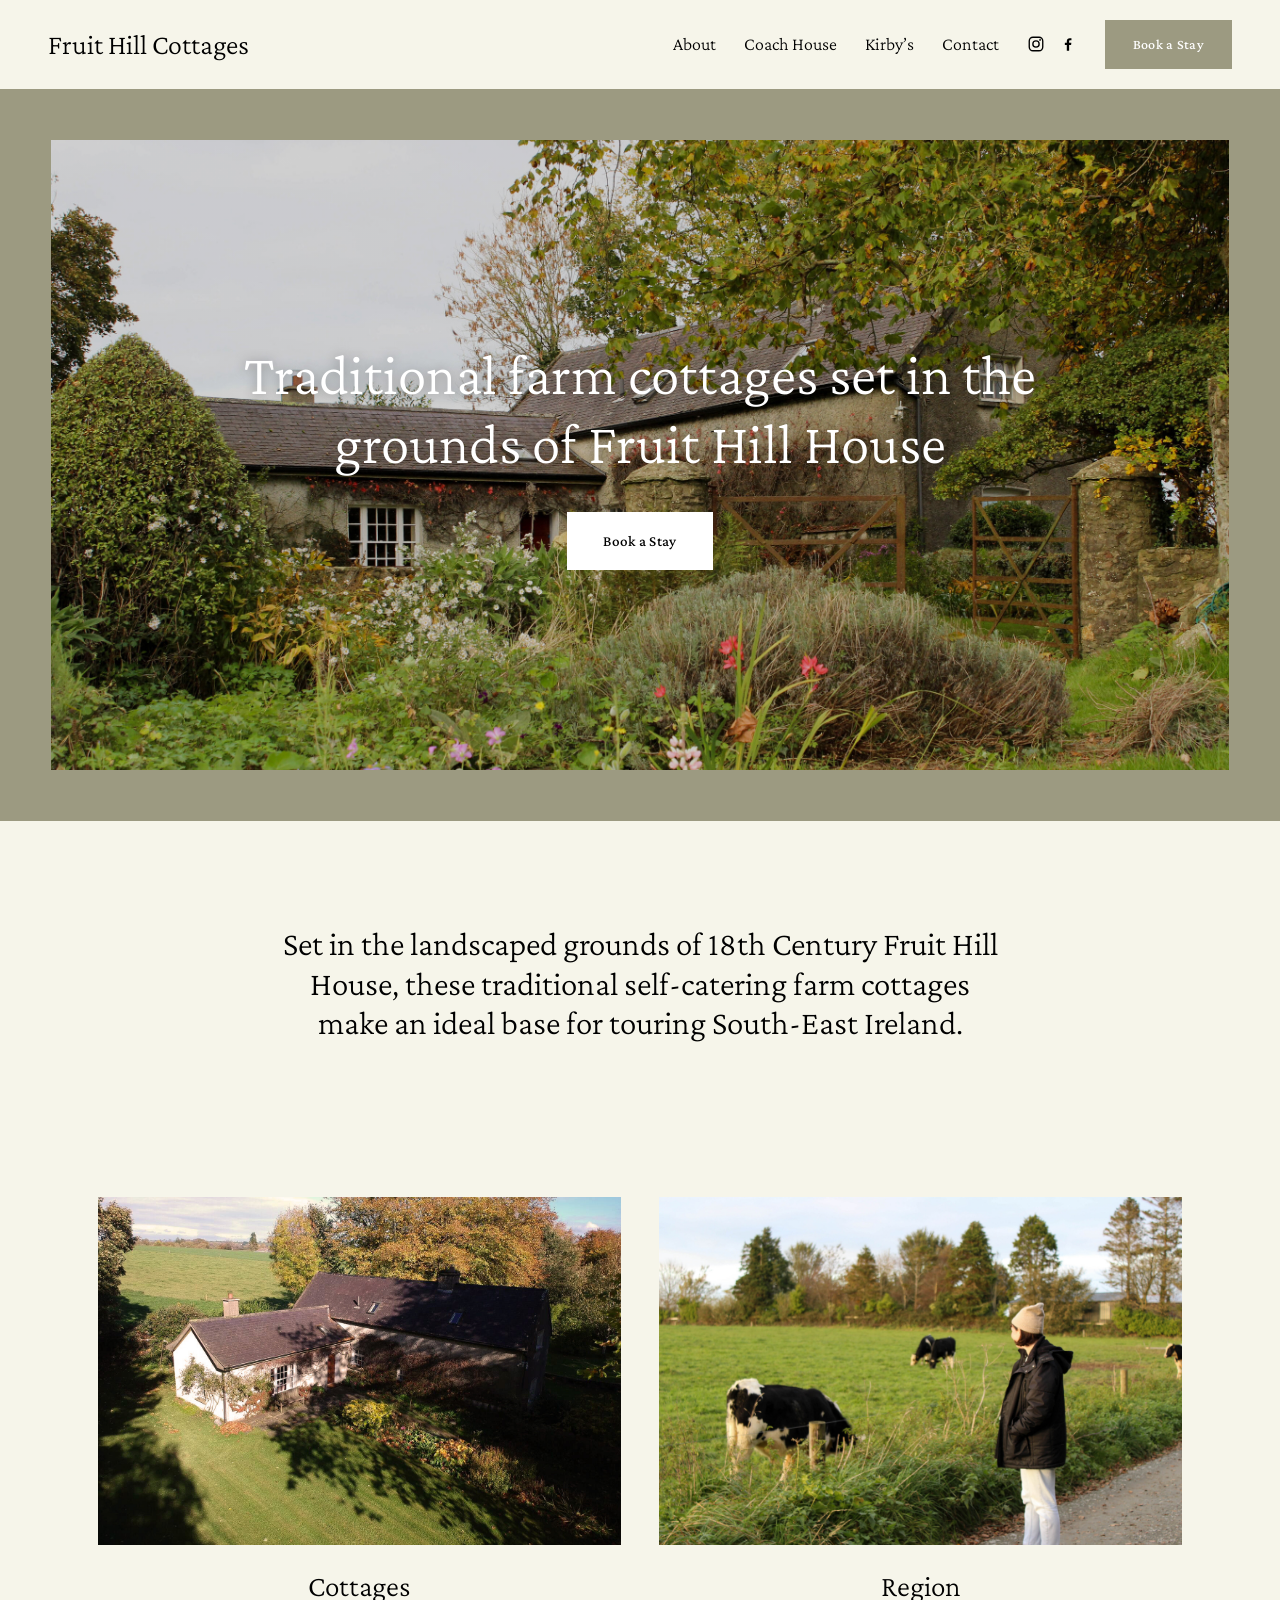
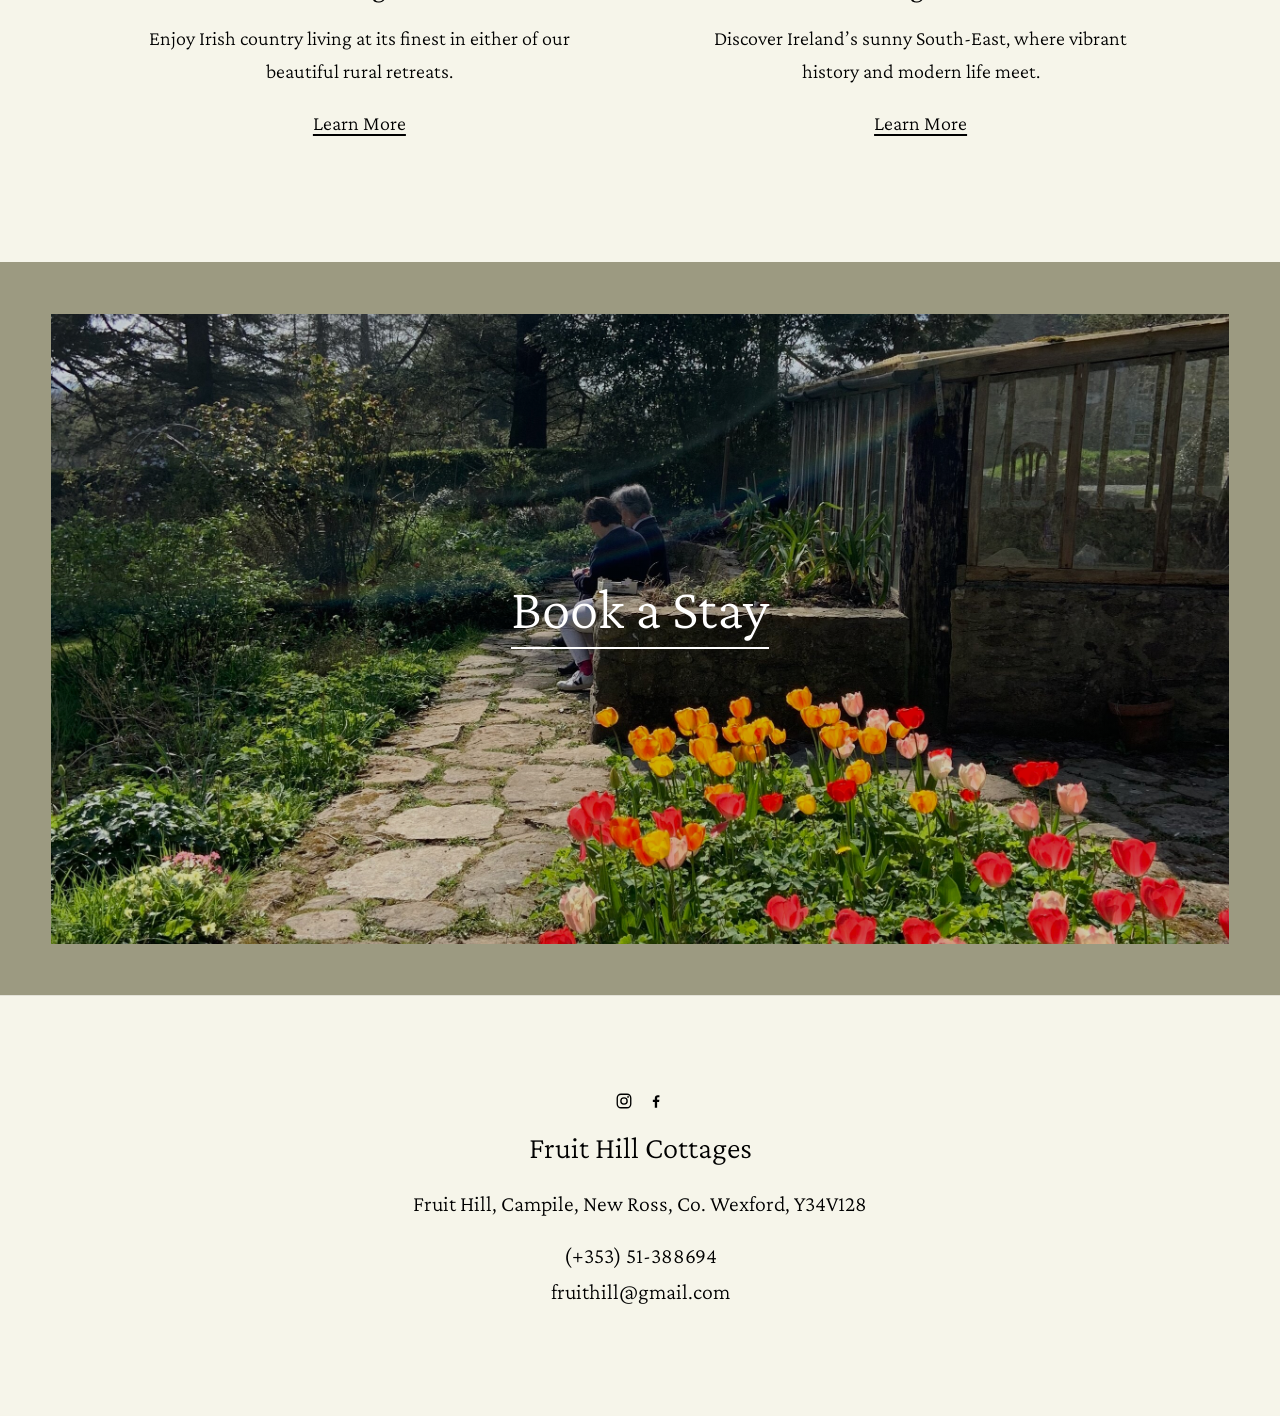
<file: index.html>
<!doctype html>
<html lang="en">
<head>
<meta charset="utf-8">
<meta name="viewport" content="width=device-width, initial-scale=1">
<title>Fruit Hill Cottages</title>
<meta name="description" content="Traditional self-catering farm cottages in the grounds of 18th-century Fruit Hill House, Campile, Co. Wexford.">
<link rel="canonical" href="https://www.fruithillcottages.com/">
<meta property="og:title" content="Fruit Hill Cottages">
<meta property="og:description" content="Traditional self-catering farm cottages in the grounds of 18th-century Fruit Hill House, Campile, Co. Wexford.">
<meta property="og:image" content="https://www.fruithillcottages.com/images/home-hero.jpg">
<link rel="preconnect" href="https://fonts.googleapis.com">
<link rel="preconnect" href="https://fonts.gstatic.com" crossorigin>
<link href="https://fonts.googleapis.com/css2?family=Crimson+Pro:ital,wght@0,300;0,400;0,500;1,300;1,400&display=swap" rel="stylesheet">
<link rel="stylesheet" href="assets/style.css">
<link rel="icon" href="assets/favicon.svg" type="image/svg+xml">
</head>
<body>
<header class="site-header">
  <a class="site-title" href="./">Fruit Hill Cottages</a>
  <button class="menu-toggle" aria-expanded="false" aria-controls="site-nav">Menu</button>
  <nav id="site-nav" class="site-nav">
    <div class="nav-folder">
      <a href="about-us/" class="nav-folder-title">About</a>
      <div class="nav-folder-items">
        <a href="about-us/">About Us</a>
        <a href="cottages-rates/">Cottages &amp; Rates</a>
        <a href="region/">Region</a>
      </div>
    </div>
    <a href="coach-house/">Coach House</a>
    <a href="kirbys-1/">Kirby’s</a>
    <a href="contact/">Contact</a>
    <span class="social">
      <a href="https://www.instagram.com/fruithillcottages/" aria-label="Instagram"><svg viewBox="0 0 24 24" aria-hidden="true"><rect x="3" y="3" width="18" height="18" rx="5" fill="none" stroke="currentColor" stroke-width="1.8"/><circle cx="12" cy="12" r="4.2" fill="none" stroke="currentColor" stroke-width="1.8"/><circle cx="17.4" cy="6.6" r="1.2" fill="currentColor"/></svg></a>
      <a href="https://www.facebook.com/Fruit-Hill-Irish-Holiday-Cottages-122177474511639" aria-label="Facebook"><svg viewBox="0 0 24 24" aria-hidden="true"><path fill="currentColor" d="M13.5 21v-7.6h2.6l.4-3h-3V8.5c0-.9.3-1.5 1.5-1.5h1.6V4.3c-.3 0-1.2-.1-2.3-.1-2.3 0-3.9 1.4-3.9 4v2.2H7.8v3h2.6V21h3.1z"/></svg></a>
    </span>
    <a href="book-a-stay/" class="btn">Book a Stay</a>
  </nav>
</header>
<main id="page">

  <section class="frame">
    <div class="hero">
      <img src="images/home-hero.jpg" alt="Garden and stone cottage at Fruit Hill" width="2500" height="1667">
      <div class="hero-text"><h1>Traditional farm cottages set in the grounds of Fruit Hill House</h1><a class="btn btn-light" href="book-a-stay/">Book a Stay</a></div>
    </div>
  </section>
  <section class="intro">
    <h2>Set in the landscaped grounds of 18th Century Fruit Hill House, these traditional self-catering farm cottages make an ideal base for touring South-East Ireland.</h2>
  </section>
  <section class="cards">
    <div class="card">
      <a href="cottages-rates/"><img src="images/home-cottages.jpg" alt="A whitewashed cottage among autumn trees" width="1440" height="960" loading="lazy"></a>
      <h3>Cottages</h3>
      <p>Enjoy Irish country living at its finest in either of our beautiful rural retreats.</p>
      <p><a class="more" href="cottages-rates/">Learn More</a></p>
    </div>
    <div class="card">
      <a href="region/"><img src="images/home-region.jpg" alt="Cows grazing in a green field" width="2500" height="1667" loading="lazy"></a>
      <h3>Region</h3>
      <p>Discover Ireland’s sunny South-East, where vibrant history and modern life meet.</p>
      <p><a class="more" href="region/">Learn More</a></p>
    </div>
  </section>
  <section class="frame">
    <a class="hero hero-link" href="book-a-stay/">
      <img src="images/home-book.jpg" alt="Tulips along a garden path beside the glasshouse" width="2500" height="3333" loading="lazy">
      <div class="hero-text"><h1 class="underline">Book a Stay</h1></div>
    </a>
  </section>
</main>
<footer class="site-footer">
  <div class="social">
    <a href="https://www.instagram.com/fruithillcottages/" aria-label="Instagram"><svg viewBox="0 0 24 24" aria-hidden="true"><rect x="3" y="3" width="18" height="18" rx="5" fill="none" stroke="currentColor" stroke-width="1.8"/><circle cx="12" cy="12" r="4.2" fill="none" stroke="currentColor" stroke-width="1.8"/><circle cx="17.4" cy="6.6" r="1.2" fill="currentColor"/></svg></a>
    <a href="https://www.facebook.com/Fruit-Hill-Irish-Holiday-Cottages-122177474511639" aria-label="Facebook"><svg viewBox="0 0 24 24" aria-hidden="true"><path fill="currentColor" d="M13.5 21v-7.6h2.6l.4-3h-3V8.5c0-.9.3-1.5 1.5-1.5h1.6V4.3c-.3 0-1.2-.1-2.3-.1-2.3 0-3.9 1.4-3.9 4v2.2H7.8v3h2.6V21h3.1z"/></svg></a>
  </div>
  <h2>Fruit Hill Cottages</h2>
  <p>Fruit Hill, Campile, New Ross, Co. Wexford, Y34V128</p>
  <p><a href="tel:+35351388694">(+353) 51-388694</a><br><a class="email" href="contact/" data-u="fruithill" data-d="gmail.com" data-show>fruithill [at] gmail [dot] com</a></p>
</footer>
<script src="assets/menu.js" defer></script>
</body>
</html>
</file>
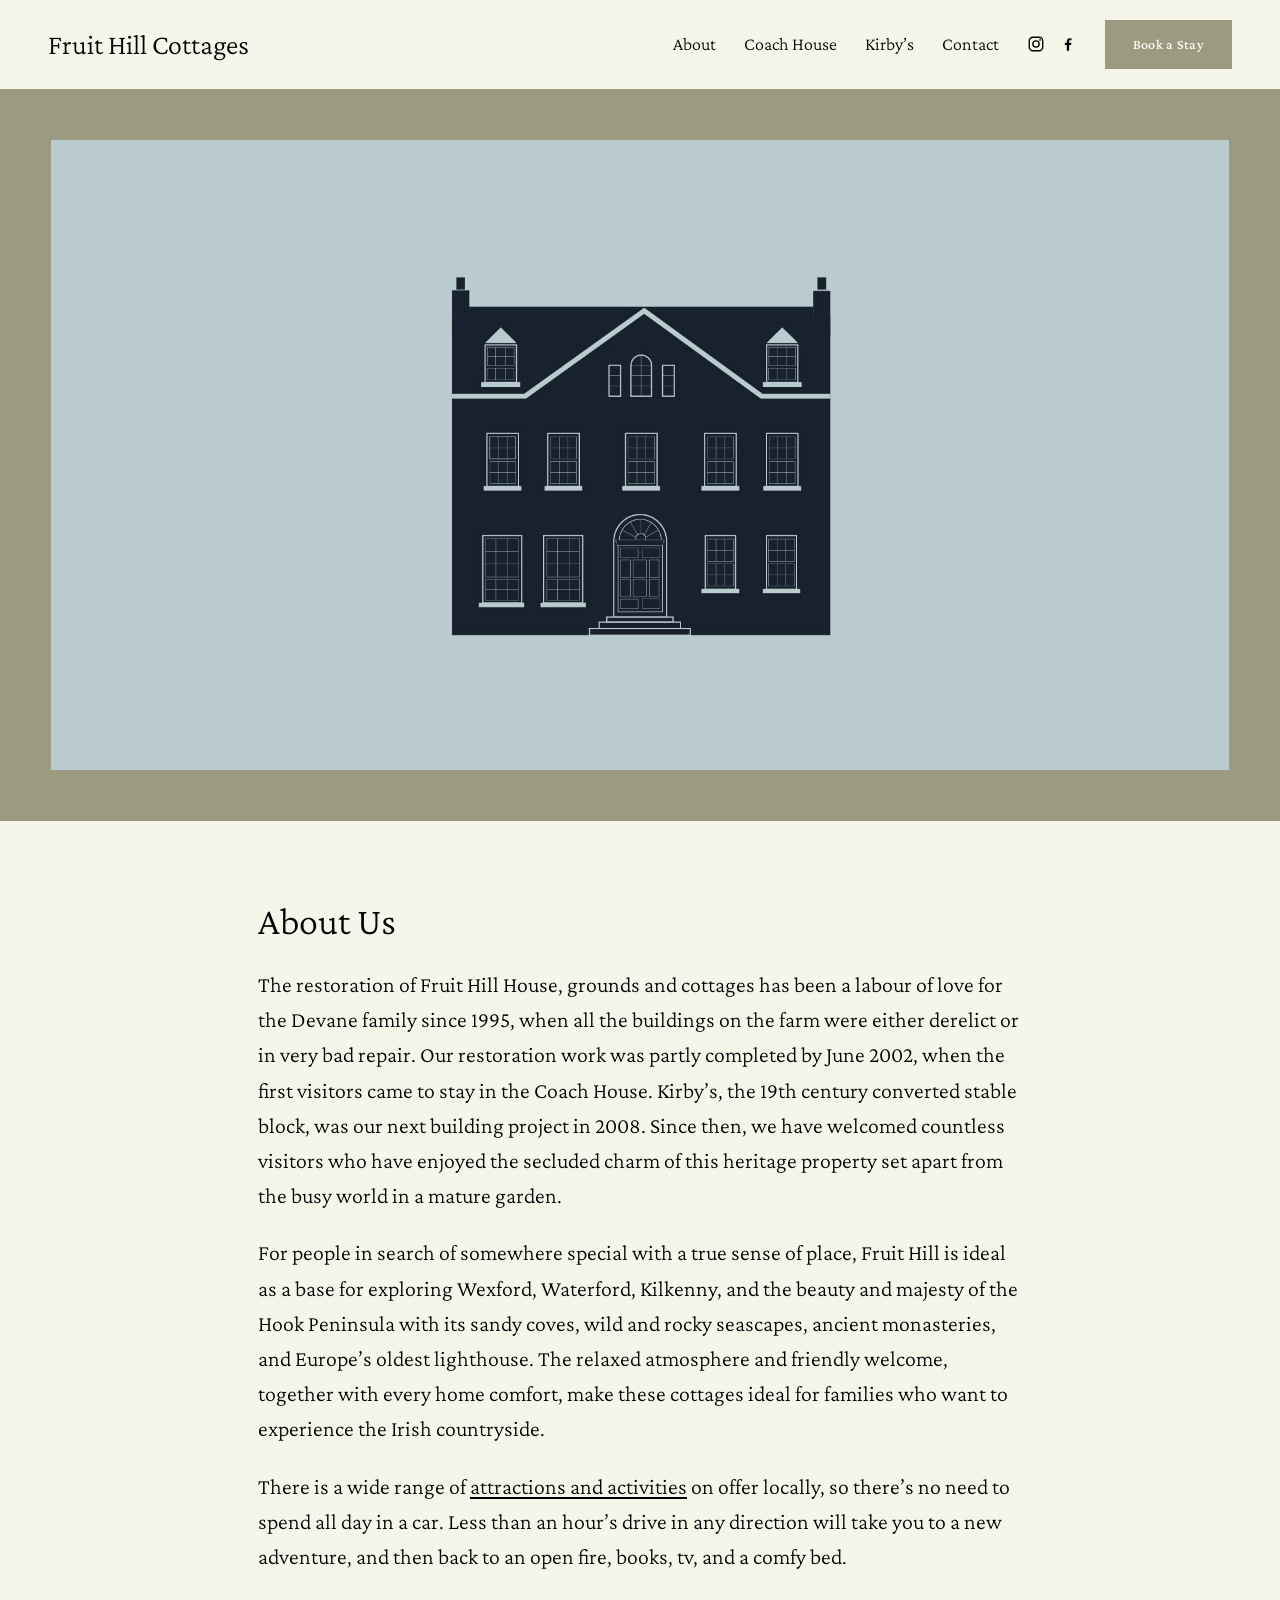
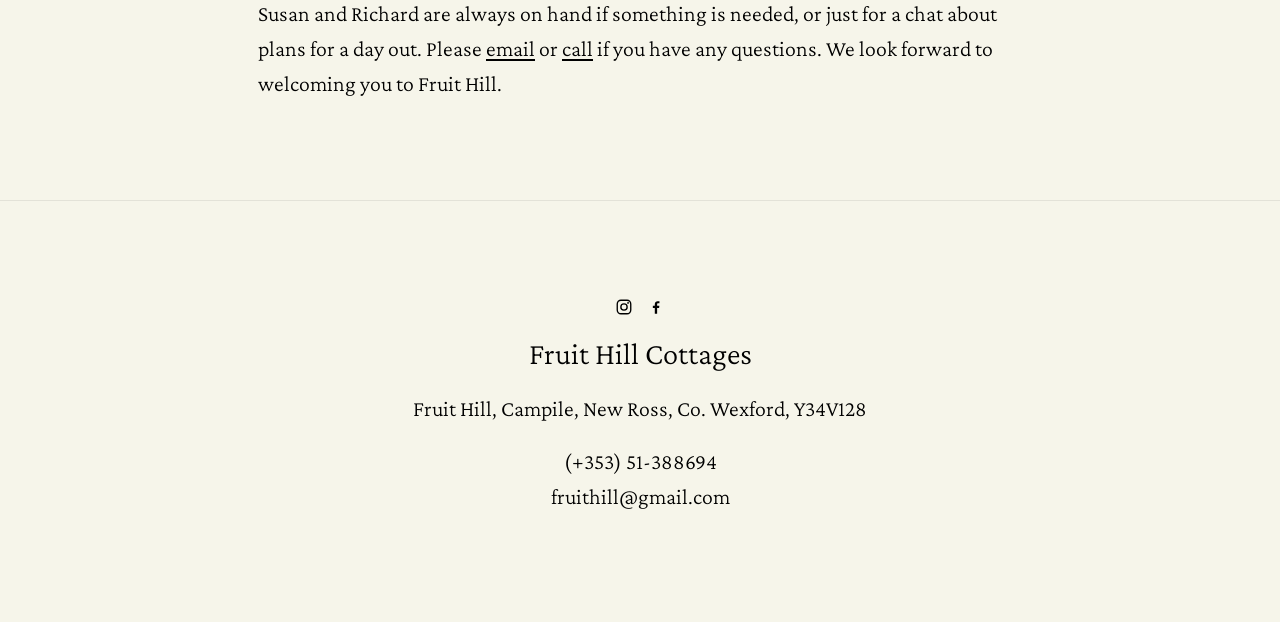
<file: about-us/index.html>
<!doctype html>
<html lang="en">
<head>
<meta charset="utf-8">
<meta name="viewport" content="width=device-width, initial-scale=1">
<title>About Us — Fruit Hill Cottages</title>
<meta name="description" content="The story of Fruit Hill House and its cottages, restored by the Devane family since 1995.">
<link rel="canonical" href="https://www.fruithillcottages.com/about-us/">
<meta property="og:title" content="About Us — Fruit Hill Cottages">
<meta property="og:description" content="The story of Fruit Hill House and its cottages, restored by the Devane family since 1995.">
<meta property="og:image" content="https://www.fruithillcottages.com/images/home-hero.jpg">
<link rel="preconnect" href="https://fonts.googleapis.com">
<link rel="preconnect" href="https://fonts.gstatic.com" crossorigin>
<link href="https://fonts.googleapis.com/css2?family=Crimson+Pro:ital,wght@0,300;0,400;0,500;1,300;1,400&display=swap" rel="stylesheet">
<link rel="stylesheet" href="../assets/style.css">
<link rel="icon" href="../assets/favicon.svg" type="image/svg+xml">
</head>
<body>
<header class="site-header">
  <a class="site-title" href="../">Fruit Hill Cottages</a>
  <button class="menu-toggle" aria-expanded="false" aria-controls="site-nav">Menu</button>
  <nav id="site-nav" class="site-nav">
    <div class="nav-folder">
      <a href="../about-us/" class="nav-folder-title">About</a>
      <div class="nav-folder-items">
        <a href="../about-us/">About Us</a>
        <a href="../cottages-rates/">Cottages &amp; Rates</a>
        <a href="../region/">Region</a>
      </div>
    </div>
    <a href="../coach-house/">Coach House</a>
    <a href="../kirbys-1/">Kirby’s</a>
    <a href="../contact/">Contact</a>
    <span class="social">
      <a href="https://www.instagram.com/fruithillcottages/" aria-label="Instagram"><svg viewBox="0 0 24 24" aria-hidden="true"><rect x="3" y="3" width="18" height="18" rx="5" fill="none" stroke="currentColor" stroke-width="1.8"/><circle cx="12" cy="12" r="4.2" fill="none" stroke="currentColor" stroke-width="1.8"/><circle cx="17.4" cy="6.6" r="1.2" fill="currentColor"/></svg></a>
      <a href="https://www.facebook.com/Fruit-Hill-Irish-Holiday-Cottages-122177474511639" aria-label="Facebook"><svg viewBox="0 0 24 24" aria-hidden="true"><path fill="currentColor" d="M13.5 21v-7.6h2.6l.4-3h-3V8.5c0-.9.3-1.5 1.5-1.5h1.6V4.3c-.3 0-1.2-.1-2.3-.1-2.3 0-3.9 1.4-3.9 4v2.2H7.8v3h2.6V21h3.1z"/></svg></a>
    </span>
    <a href="../book-a-stay/" class="btn">Book a Stay</a>
  </nav>
</header>
<main id="page">

  <section class="frame">
    <div class="hero">
      <img src="../images/about-hero.jpg" alt="Fruit Hill House and grounds" width="1920" height="1076">
      
    </div>
  </section>
  <section class="text">
    <h2>About Us</h2>
    <p>The restoration of Fruit Hill House, grounds and cottages has been a labour of love for the Devane family since 1995, when all the buildings on the farm were either derelict or in very bad repair. Our restoration work was partly completed by June 2002, when the first visitors came to stay in the Coach House. Kirby’s, the 19th century converted stable block, was our next building project in 2008. Since then, we have welcomed countless visitors who have enjoyed the secluded charm of this heritage property set apart from the busy world in a mature garden.</p>
    <p>For people in search of somewhere special with a true sense of place, Fruit Hill is ideal as a base for exploring Wexford, Waterford, Kilkenny, and the beauty and majesty of the Hook Peninsula with its sandy coves, wild and rocky seascapes, ancient monasteries, and Europe’s oldest lighthouse. The relaxed atmosphere and friendly welcome, together with every home comfort, make these cottages ideal for families who want to experience the Irish countryside.</p>
    <p>There is a wide range of <a href="../region/">attractions and activities</a> on offer locally, so there’s no need to spend all day in a car. Less than an hour’s drive in any direction will take you to a new adventure, and then back to an open fire, books, tv, and a comfy bed.</p>
    <p>Susan and Richard are always on hand if something is needed, or just for a chat about plans for a day out. Please <a class="email" href="../contact/" data-u="fruithill" data-d="gmail.com">email</a> or <a href="../contact/">call</a> if you have any questions. We look forward to welcoming you to Fruit Hill.</p>
  </section>
</main>
<footer class="site-footer">
  <div class="social">
    <a href="https://www.instagram.com/fruithillcottages/" aria-label="Instagram"><svg viewBox="0 0 24 24" aria-hidden="true"><rect x="3" y="3" width="18" height="18" rx="5" fill="none" stroke="currentColor" stroke-width="1.8"/><circle cx="12" cy="12" r="4.2" fill="none" stroke="currentColor" stroke-width="1.8"/><circle cx="17.4" cy="6.6" r="1.2" fill="currentColor"/></svg></a>
    <a href="https://www.facebook.com/Fruit-Hill-Irish-Holiday-Cottages-122177474511639" aria-label="Facebook"><svg viewBox="0 0 24 24" aria-hidden="true"><path fill="currentColor" d="M13.5 21v-7.6h2.6l.4-3h-3V8.5c0-.9.3-1.5 1.5-1.5h1.6V4.3c-.3 0-1.2-.1-2.3-.1-2.3 0-3.9 1.4-3.9 4v2.2H7.8v3h2.6V21h3.1z"/></svg></a>
  </div>
  <h2>Fruit Hill Cottages</h2>
  <p>Fruit Hill, Campile, New Ross, Co. Wexford, Y34V128</p>
  <p><a href="tel:+35351388694">(+353) 51-388694</a><br><a class="email" href="../contact/" data-u="fruithill" data-d="gmail.com" data-show>fruithill [at] gmail [dot] com</a></p>
</footer>
<script src="../assets/menu.js" defer></script>
</body>
</html>
</file>
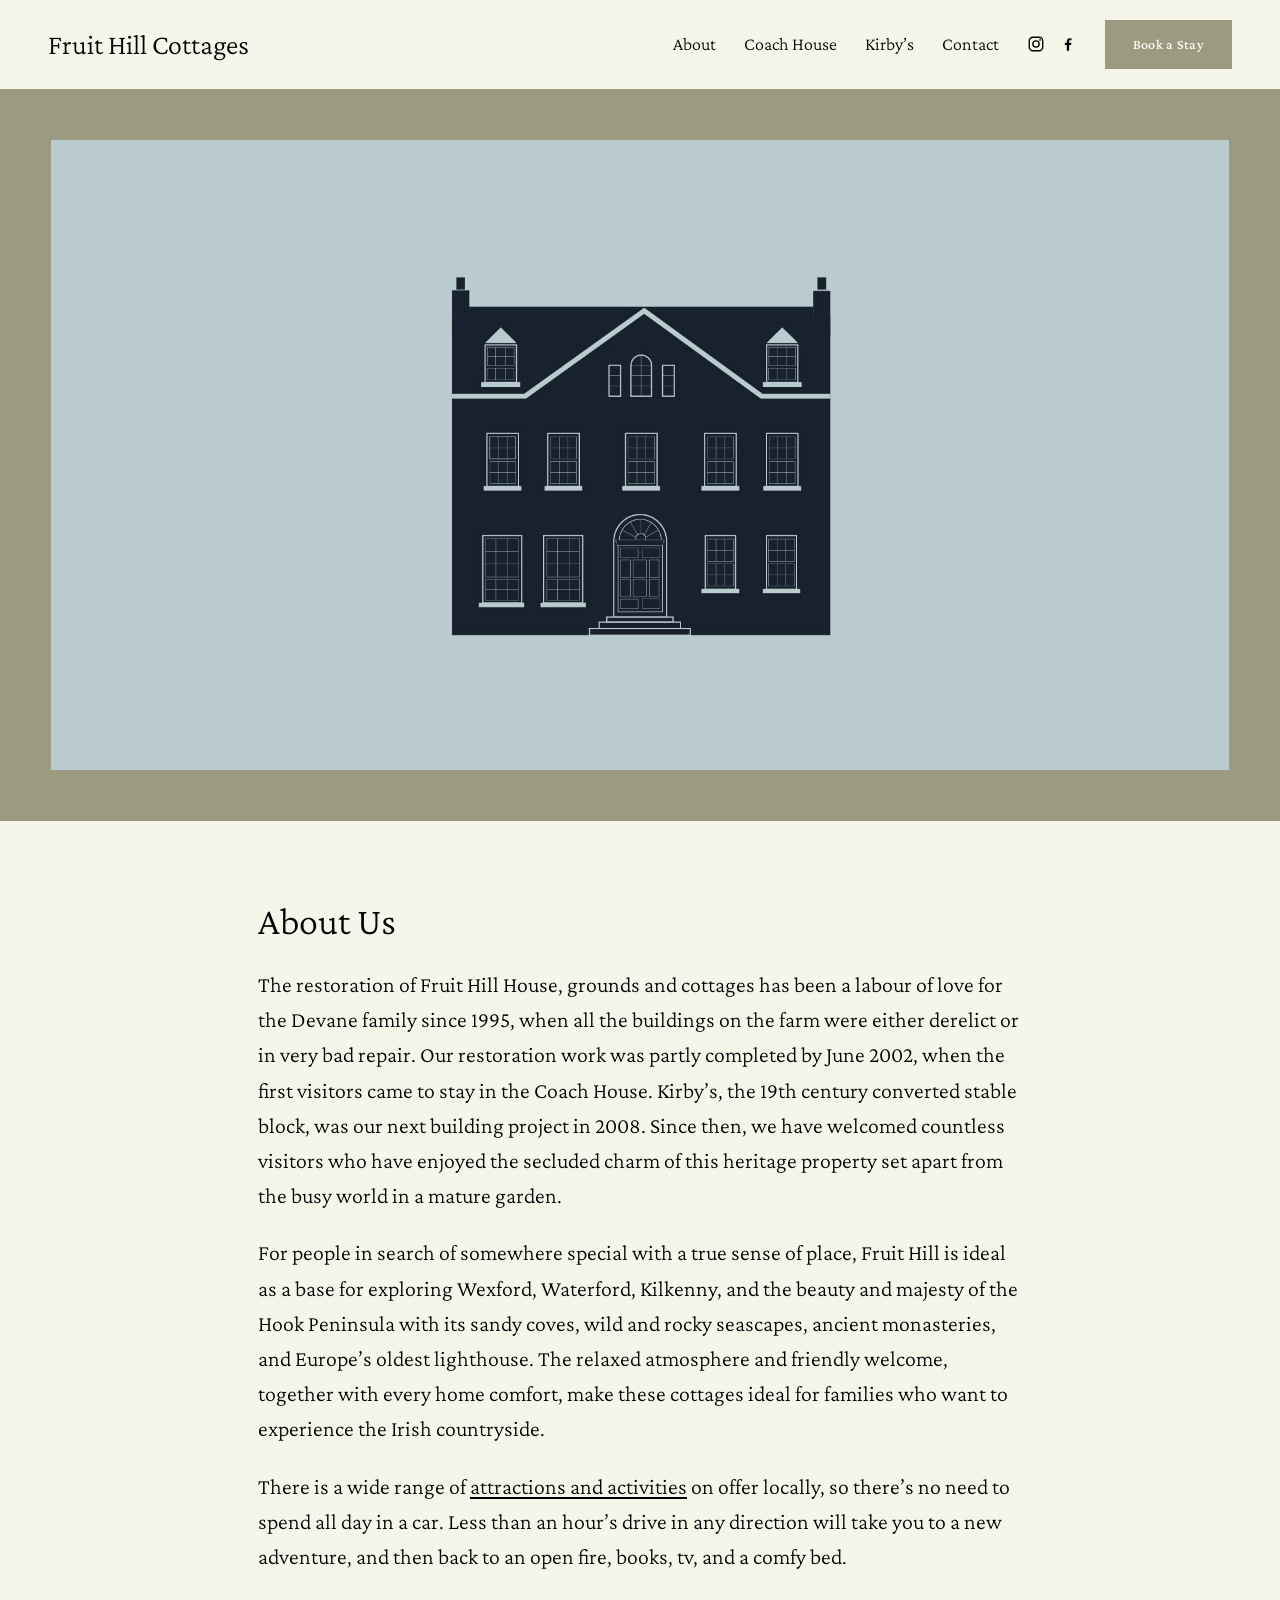
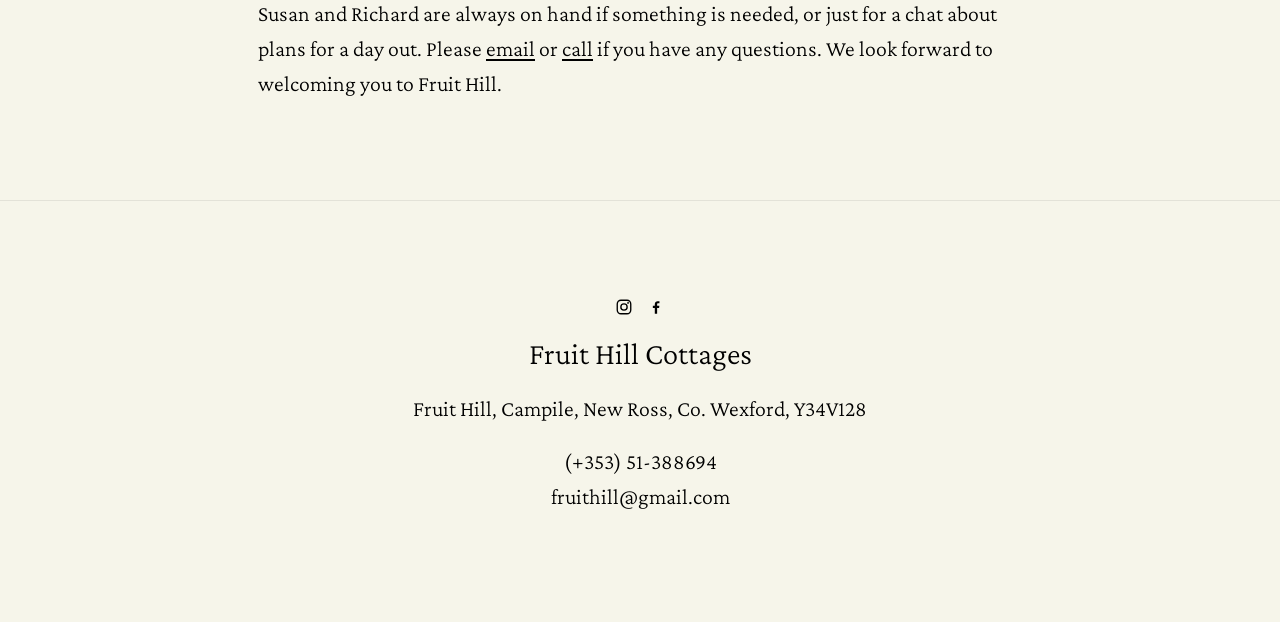
<file: about/index.html>
<!doctype html><meta charset="utf-8"><title>About — Fruit Hill Cottages</title><meta http-equiv="refresh" content="0; url=../about-us/"><link rel="canonical" href="https://www.fruithillcottages.com/about-us/"><a href="../about-us/">About Us</a>
</file>
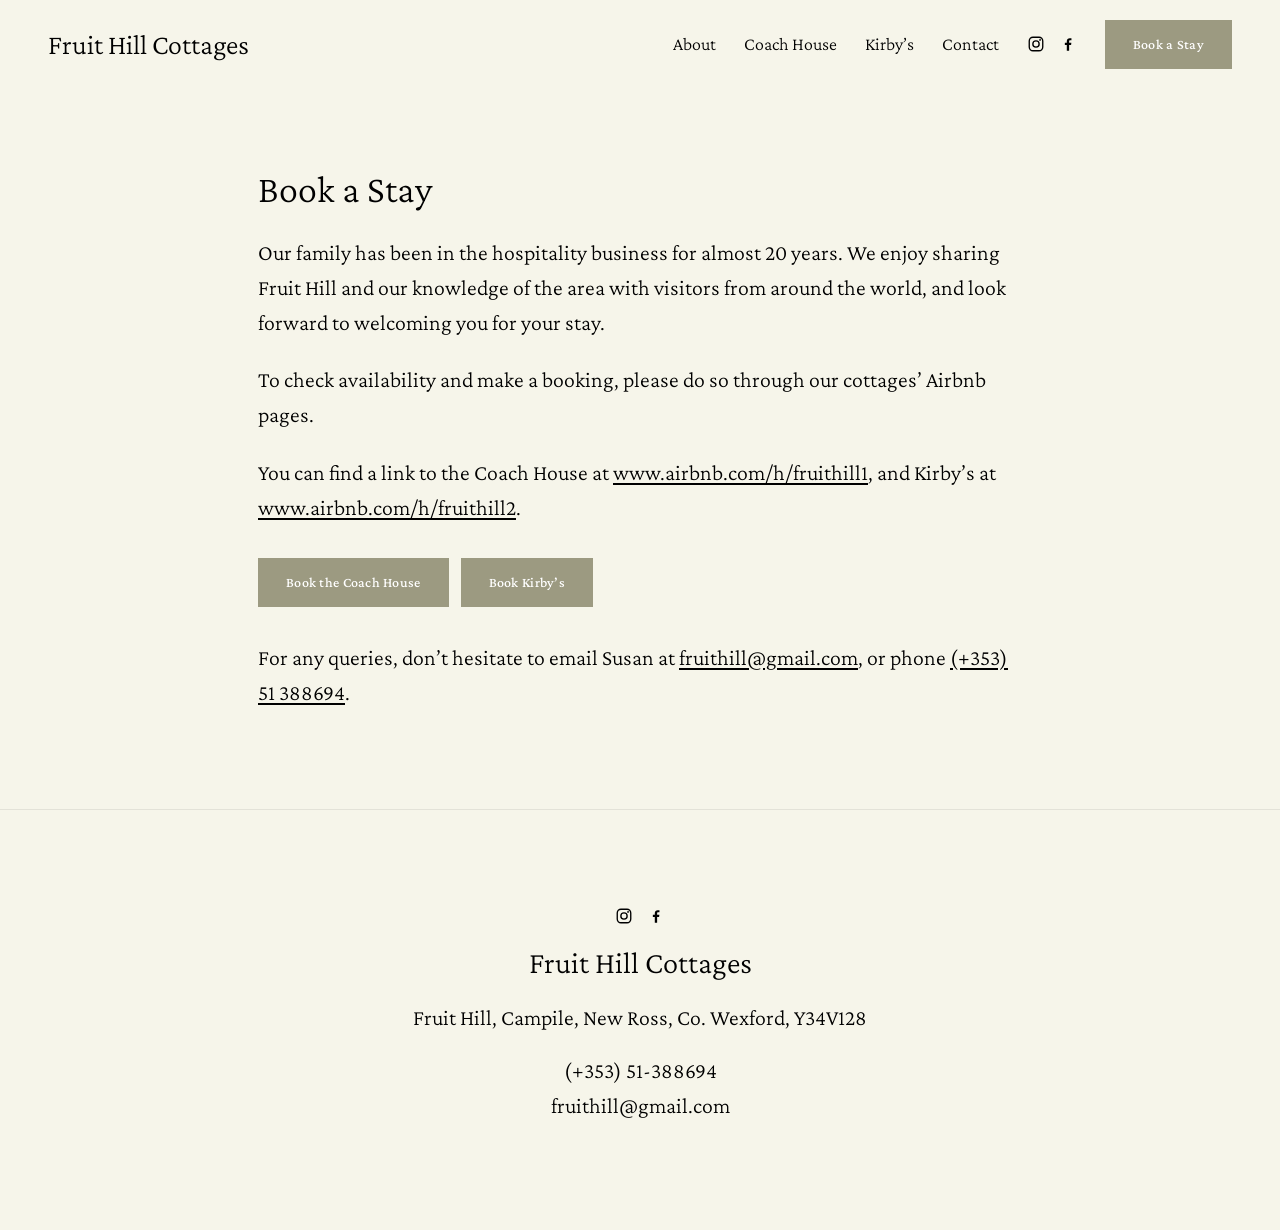
<file: book-a-stay/index.html>
<!doctype html>
<html lang="en">
<head>
<meta charset="utf-8">
<meta name="viewport" content="width=device-width, initial-scale=1">
<title>Book a Stay — Fruit Hill Cottages</title>
<meta name="description" content="Book the Coach House or Kirby’s at Fruit Hill through Airbnb.">
<link rel="canonical" href="https://www.fruithillcottages.com/book-a-stay/">
<meta property="og:title" content="Book a Stay — Fruit Hill Cottages">
<meta property="og:description" content="Book the Coach House or Kirby’s at Fruit Hill through Airbnb.">
<meta property="og:image" content="https://www.fruithillcottages.com/images/home-hero.jpg">
<link rel="preconnect" href="https://fonts.googleapis.com">
<link rel="preconnect" href="https://fonts.gstatic.com" crossorigin>
<link href="https://fonts.googleapis.com/css2?family=Crimson+Pro:ital,wght@0,300;0,400;0,500;1,300;1,400&display=swap" rel="stylesheet">
<link rel="stylesheet" href="../assets/style.css">
<link rel="icon" href="../assets/favicon.svg" type="image/svg+xml">
</head>
<body>
<header class="site-header">
  <a class="site-title" href="../">Fruit Hill Cottages</a>
  <button class="menu-toggle" aria-expanded="false" aria-controls="site-nav">Menu</button>
  <nav id="site-nav" class="site-nav">
    <div class="nav-folder">
      <a href="../about-us/" class="nav-folder-title">About</a>
      <div class="nav-folder-items">
        <a href="../about-us/">About Us</a>
        <a href="../cottages-rates/">Cottages &amp; Rates</a>
        <a href="../region/">Region</a>
      </div>
    </div>
    <a href="../coach-house/">Coach House</a>
    <a href="../kirbys-1/">Kirby’s</a>
    <a href="../contact/">Contact</a>
    <span class="social">
      <a href="https://www.instagram.com/fruithillcottages/" aria-label="Instagram"><svg viewBox="0 0 24 24" aria-hidden="true"><rect x="3" y="3" width="18" height="18" rx="5" fill="none" stroke="currentColor" stroke-width="1.8"/><circle cx="12" cy="12" r="4.2" fill="none" stroke="currentColor" stroke-width="1.8"/><circle cx="17.4" cy="6.6" r="1.2" fill="currentColor"/></svg></a>
      <a href="https://www.facebook.com/Fruit-Hill-Irish-Holiday-Cottages-122177474511639" aria-label="Facebook"><svg viewBox="0 0 24 24" aria-hidden="true"><path fill="currentColor" d="M13.5 21v-7.6h2.6l.4-3h-3V8.5c0-.9.3-1.5 1.5-1.5h1.6V4.3c-.3 0-1.2-.1-2.3-.1-2.3 0-3.9 1.4-3.9 4v2.2H7.8v3h2.6V21h3.1z"/></svg></a>
    </span>
    <a href="../book-a-stay/" class="btn">Book a Stay</a>
  </nav>
</header>
<main id="page">

  <section class="text">
    <h2>Book a Stay</h2>
    <p>Our family has been in the hospitality business for almost 20 years. We enjoy sharing Fruit Hill and our knowledge of the area with visitors from around the world, and look forward to welcoming you for your stay.</p>
    <p>To check availability and make a booking, please do so through our cottages’ Airbnb pages.</p>
    <p>You can find a link to the Coach House at <a href="https://www.airbnb.com/h/fruithill1">www.airbnb.com/h/fruithill1</a>, and Kirby’s at <a href="https://www.airbnb.com/h/fruithill2">www.airbnb.com/h/fruithill2</a>.</p>
    <p class="book-buttons"><a class="btn" href="https://www.airbnb.com/h/fruithill1">Book the Coach House</a> <a class="btn" href="https://www.airbnb.com/h/fruithill2">Book Kirby’s</a></p>
    <p>For any queries, don’t hesitate to email Susan at <a class="email" href="../contact/" data-u="fruithill" data-d="gmail.com" data-show>fruithill [at] gmail [dot] com</a>, or phone <a href="tel:+35351388694">(+353) 51 388694</a>.</p>
  </section>
</main>
<footer class="site-footer">
  <div class="social">
    <a href="https://www.instagram.com/fruithillcottages/" aria-label="Instagram"><svg viewBox="0 0 24 24" aria-hidden="true"><rect x="3" y="3" width="18" height="18" rx="5" fill="none" stroke="currentColor" stroke-width="1.8"/><circle cx="12" cy="12" r="4.2" fill="none" stroke="currentColor" stroke-width="1.8"/><circle cx="17.4" cy="6.6" r="1.2" fill="currentColor"/></svg></a>
    <a href="https://www.facebook.com/Fruit-Hill-Irish-Holiday-Cottages-122177474511639" aria-label="Facebook"><svg viewBox="0 0 24 24" aria-hidden="true"><path fill="currentColor" d="M13.5 21v-7.6h2.6l.4-3h-3V8.5c0-.9.3-1.5 1.5-1.5h1.6V4.3c-.3 0-1.2-.1-2.3-.1-2.3 0-3.9 1.4-3.9 4v2.2H7.8v3h2.6V21h3.1z"/></svg></a>
  </div>
  <h2>Fruit Hill Cottages</h2>
  <p>Fruit Hill, Campile, New Ross, Co. Wexford, Y34V128</p>
  <p><a href="tel:+35351388694">(+353) 51-388694</a><br><a class="email" href="../contact/" data-u="fruithill" data-d="gmail.com" data-show>fruithill [at] gmail [dot] com</a></p>
</footer>
<script src="../assets/menu.js" defer></script>
</body>
</html>
</file>
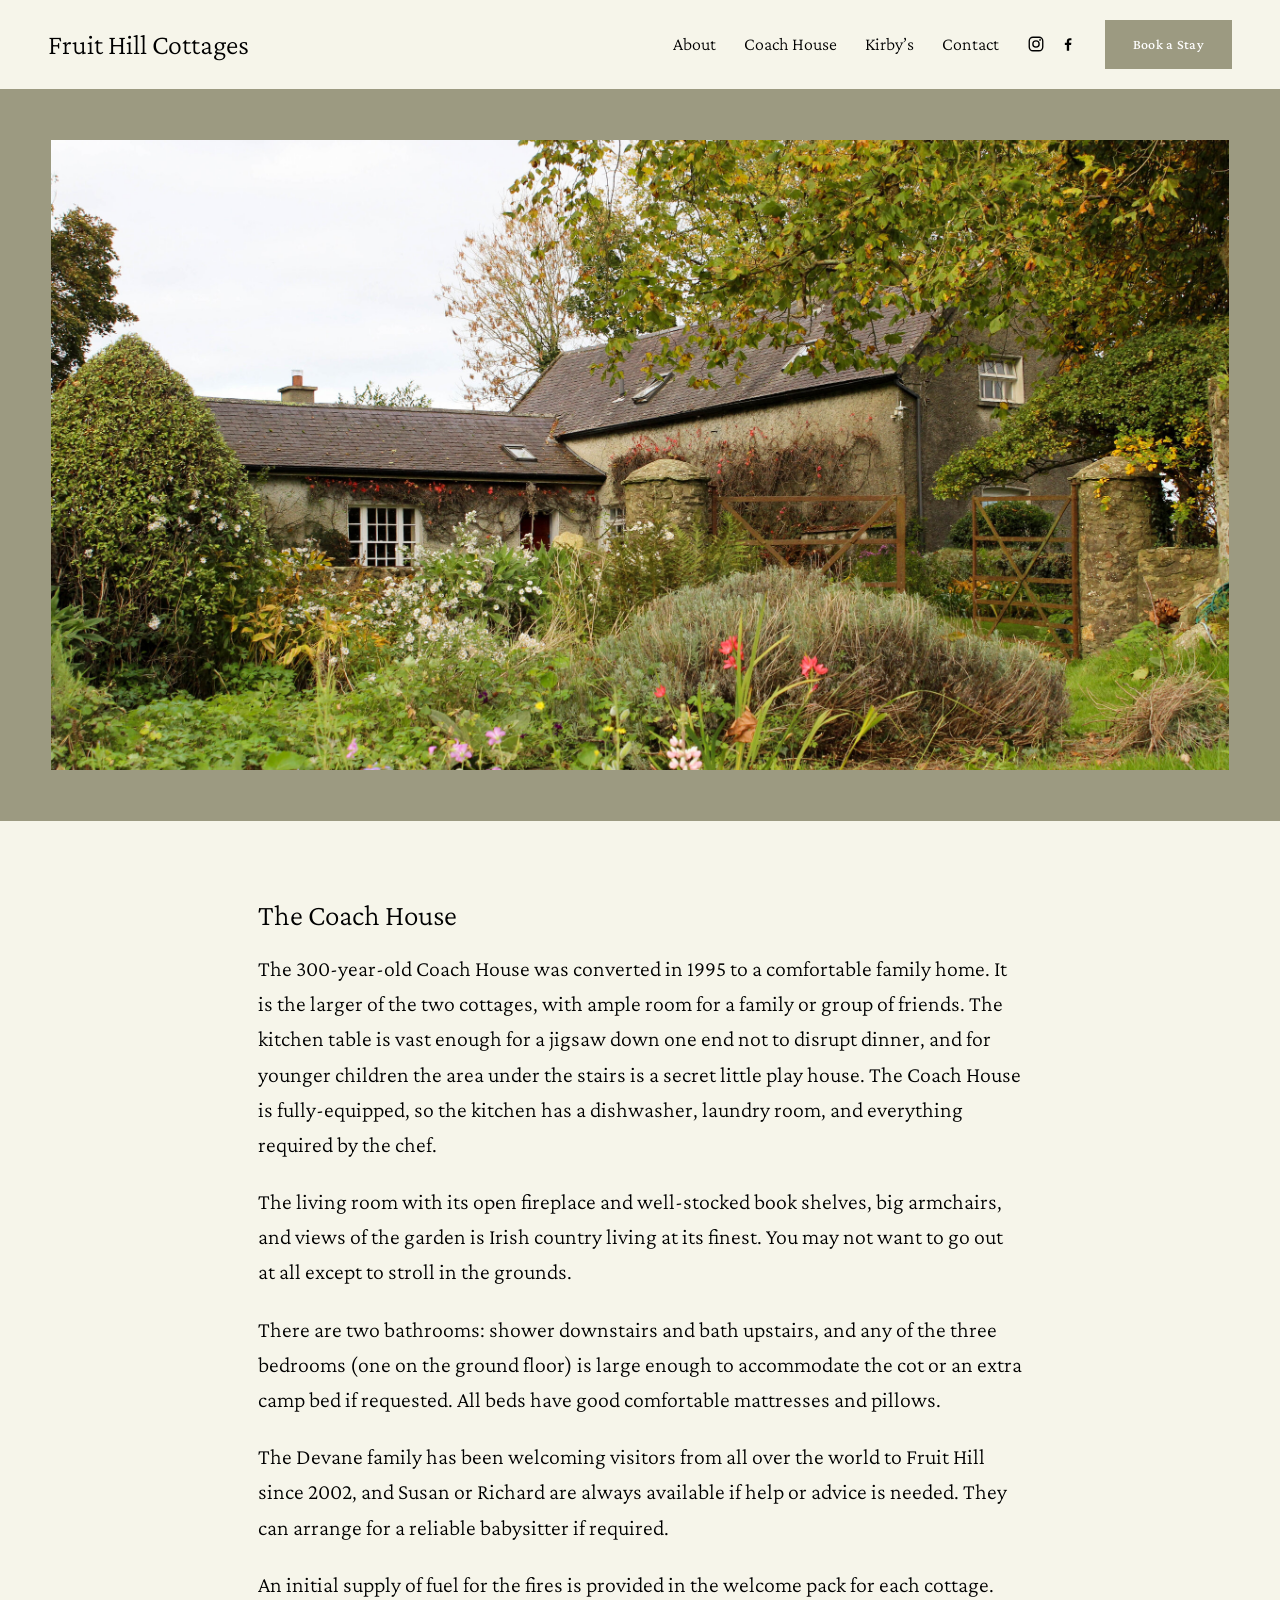
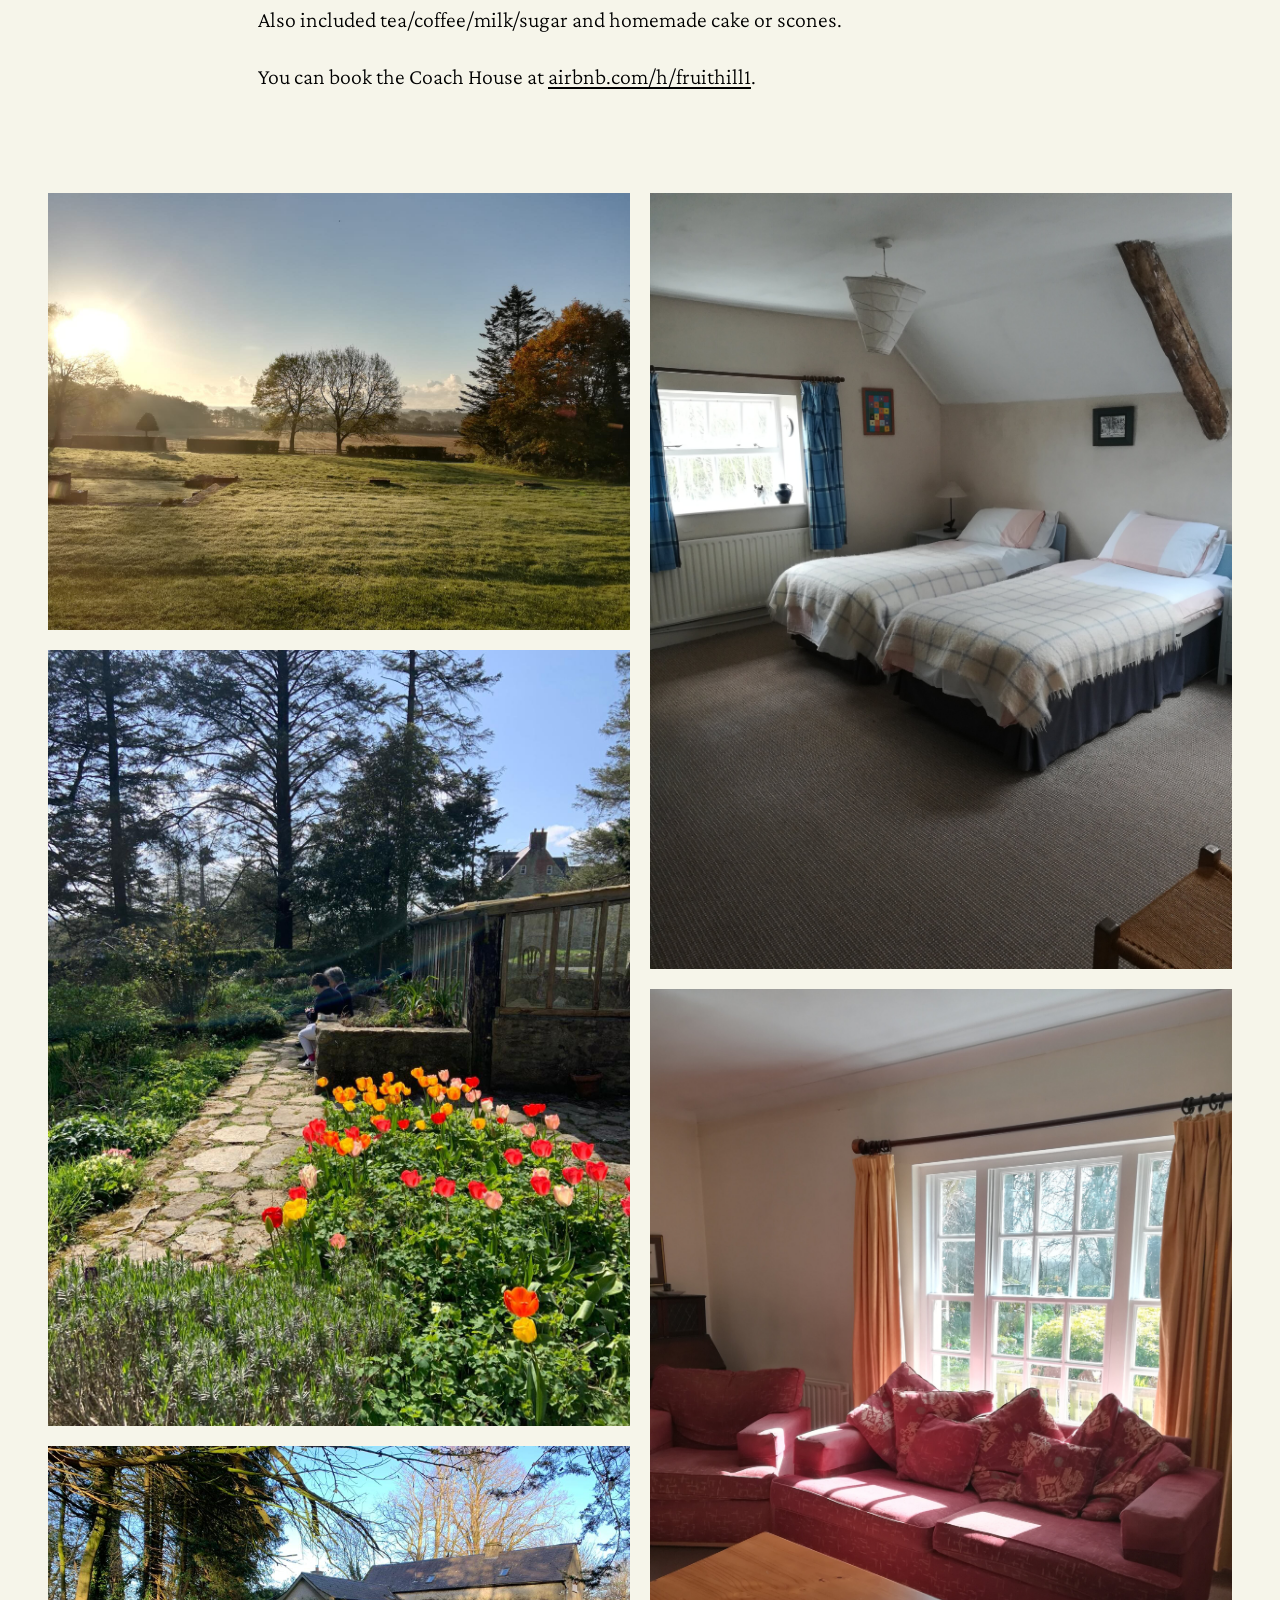
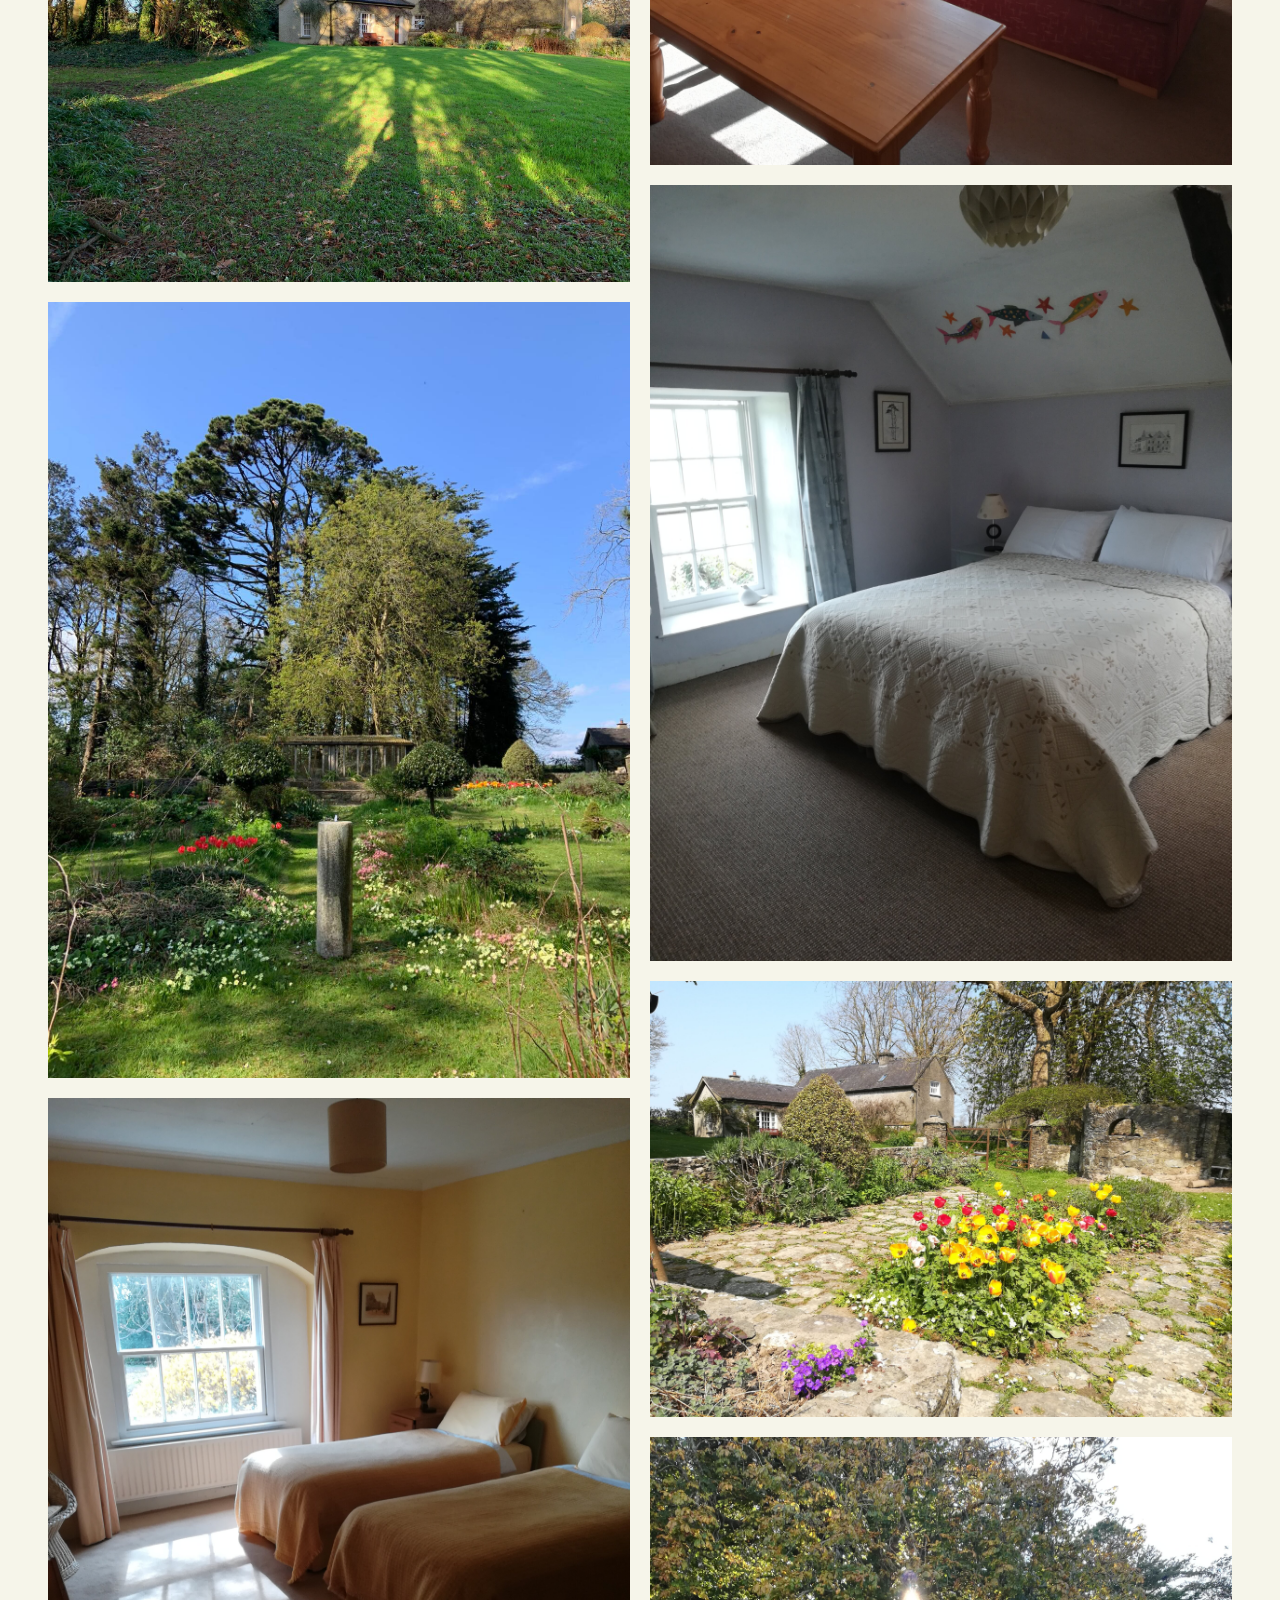
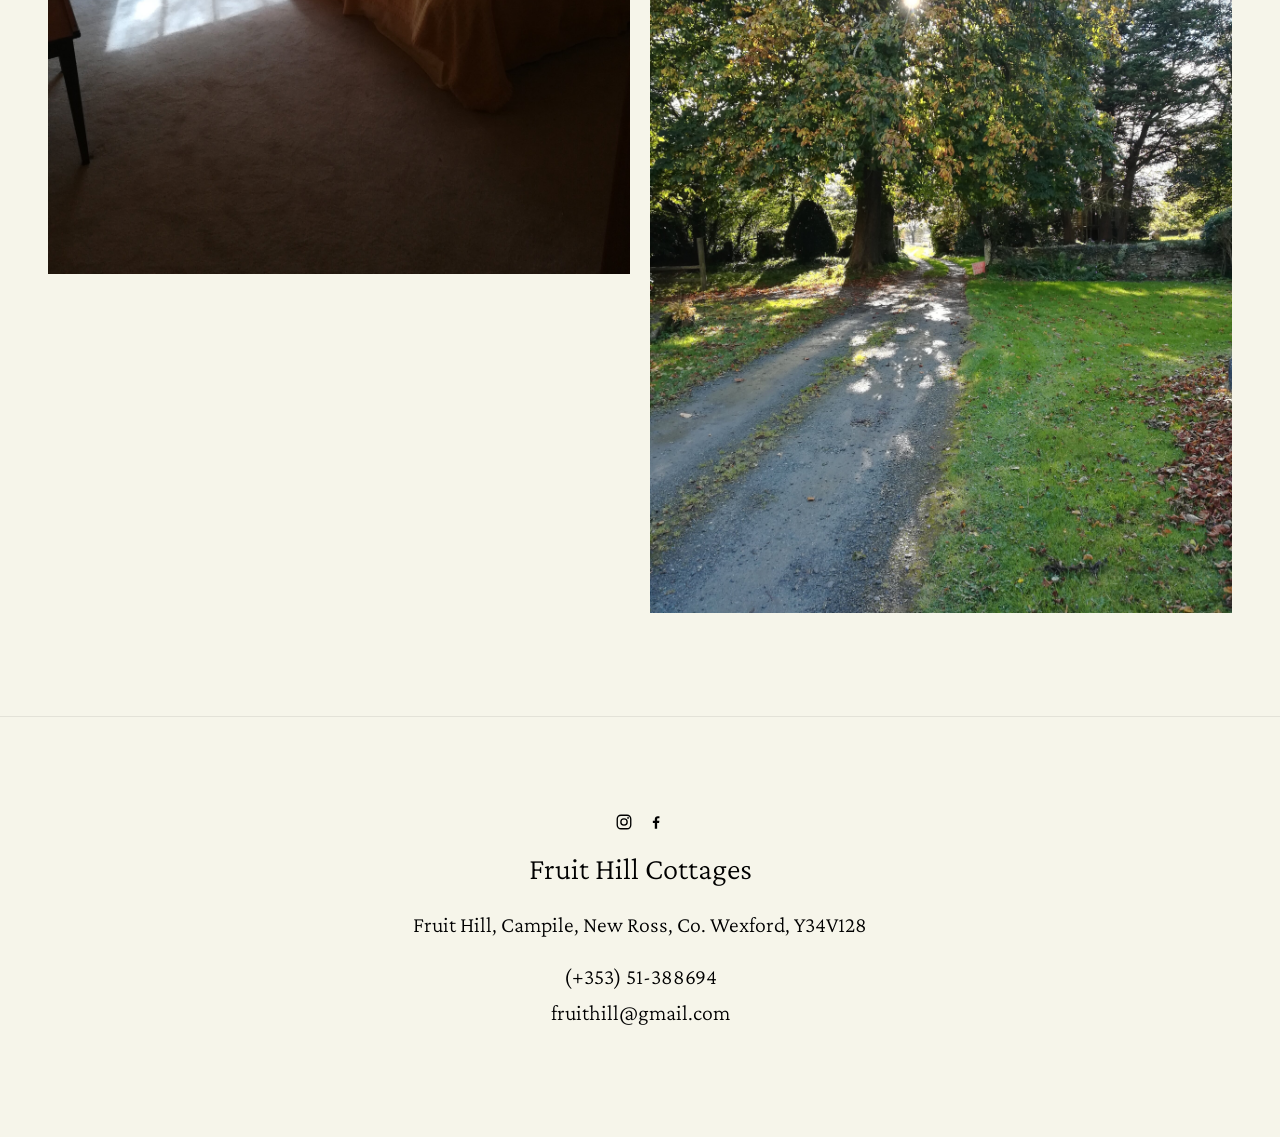
<file: coach-house/index.html>
<!doctype html>
<html lang="en">
<head>
<meta charset="utf-8">
<meta name="viewport" content="width=device-width, initial-scale=1">
<title>Coach House — Fruit Hill Cottages</title>
<meta name="description" content="The Coach House at Fruit Hill: a 300-year-old farmhouse sleeping 6, with open fire, three bedrooms and garden views.">
<link rel="canonical" href="https://www.fruithillcottages.com/coach-house/">
<meta property="og:title" content="Coach House — Fruit Hill Cottages">
<meta property="og:description" content="The Coach House at Fruit Hill: a 300-year-old farmhouse sleeping 6, with open fire, three bedrooms and garden views.">
<meta property="og:image" content="https://www.fruithillcottages.com/images/home-hero.jpg">
<link rel="preconnect" href="https://fonts.googleapis.com">
<link rel="preconnect" href="https://fonts.gstatic.com" crossorigin>
<link href="https://fonts.googleapis.com/css2?family=Crimson+Pro:ital,wght@0,300;0,400;0,500;1,300;1,400&display=swap" rel="stylesheet">
<link rel="stylesheet" href="../assets/style.css">
<link rel="icon" href="../assets/favicon.svg" type="image/svg+xml">
</head>
<body>
<header class="site-header">
  <a class="site-title" href="../">Fruit Hill Cottages</a>
  <button class="menu-toggle" aria-expanded="false" aria-controls="site-nav">Menu</button>
  <nav id="site-nav" class="site-nav">
    <div class="nav-folder">
      <a href="../about-us/" class="nav-folder-title">About</a>
      <div class="nav-folder-items">
        <a href="../about-us/">About Us</a>
        <a href="../cottages-rates/">Cottages &amp; Rates</a>
        <a href="../region/">Region</a>
      </div>
    </div>
    <a href="../coach-house/">Coach House</a>
    <a href="../kirbys-1/">Kirby’s</a>
    <a href="../contact/">Contact</a>
    <span class="social">
      <a href="https://www.instagram.com/fruithillcottages/" aria-label="Instagram"><svg viewBox="0 0 24 24" aria-hidden="true"><rect x="3" y="3" width="18" height="18" rx="5" fill="none" stroke="currentColor" stroke-width="1.8"/><circle cx="12" cy="12" r="4.2" fill="none" stroke="currentColor" stroke-width="1.8"/><circle cx="17.4" cy="6.6" r="1.2" fill="currentColor"/></svg></a>
      <a href="https://www.facebook.com/Fruit-Hill-Irish-Holiday-Cottages-122177474511639" aria-label="Facebook"><svg viewBox="0 0 24 24" aria-hidden="true"><path fill="currentColor" d="M13.5 21v-7.6h2.6l.4-3h-3V8.5c0-.9.3-1.5 1.5-1.5h1.6V4.3c-.3 0-1.2-.1-2.3-.1-2.3 0-3.9 1.4-3.9 4v2.2H7.8v3h2.6V21h3.1z"/></svg></a>
    </span>
    <a href="../book-a-stay/" class="btn">Book a Stay</a>
  </nav>
</header>
<main id="page">

  <section class="frame">
    <div class="hero">
      <img src="../images/coach-hero.jpg" alt="The Coach House and garden" width="2500" height="1667">
      
    </div>
  </section>
  <section class="text">
    <h3>The Coach House</h3>
    <p>The 300-year-old Coach House was converted in 1995 to a comfortable family home. It is the larger of the two cottages, with ample room for a family or group of friends. The kitchen table is vast enough for a jigsaw down one end not to disrupt dinner, and for younger children the area under the stairs is a secret little play house. The Coach House is fully-equipped, so the kitchen has a dishwasher, laundry room, and everything required by the chef.</p>
    <p>The living room with its open fireplace and well-stocked book shelves, big armchairs, and views of the garden is Irish country living at its finest. You may not want to go out at all except to stroll in the grounds.</p>
    <p>There are two bathrooms: shower downstairs and bath upstairs, and any of the three bedrooms (one on the ground floor) is large enough to accommodate the cot or an extra camp bed if requested. All beds have good comfortable mattresses and pillows.</p>
    <p>The Devane family has been welcoming visitors from all over the world to Fruit Hill since 2002, and Susan or Richard are always available if help or advice is needed. They can arrange for a reliable babysitter if required.</p>
    <p>An initial supply of fuel for the fires is provided in the welcome pack for each cottage. Also included tea/coffee/milk/sugar and homemade cake or scones.</p>
    <p>You can book the Coach House at <a href="https://www.airbnb.com/h/fruithill1">airbnb.com/h/fruithill1</a>.</p>
  </section>
  <section class="wide">
    <div class="gallery">
      <a href="../images/coach-01.jpg" class="gallery-item"><img src="../images/coach-01.jpg" alt="Coach House photo 1" width="1600" height="1200" loading="lazy"></a>
      <a href="../images/coach-02.jpg" class="gallery-item"><img src="../images/coach-02.jpg" alt="Coach House photo 2" width="1200" height="1600" loading="lazy"></a>
      <a href="../images/coach-03.jpg" class="gallery-item"><img src="../images/coach-03.jpg" alt="Coach House photo 3" width="1600" height="1200" loading="lazy"></a>
      <a href="../images/coach-04.jpg" class="gallery-item"><img src="../images/coach-04.jpg" alt="Coach House photo 4" width="1200" height="1600" loading="lazy"></a>
      <a href="../images/coach-05.jpg" class="gallery-item"><img src="../images/coach-05.jpg" alt="Coach House photo 5" width="2500" height="3333" loading="lazy"></a>
      <a href="../images/coach-06.jpg" class="gallery-item"><img src="../images/coach-06.jpg" alt="Coach House photo 6" width="2500" height="3333" loading="lazy"></a>
      <a href="../images/coach-07.jpg" class="gallery-item"><img src="../images/coach-07.jpg" alt="Coach House photo 7" width="2500" height="3333" loading="lazy"></a>
      <a href="../images/coach-08.jpg" class="gallery-item"><img src="../images/coach-08.jpg" alt="Coach House photo 8" width="2500" height="3333" loading="lazy"></a>
      <a href="../images/coach-09.jpg" class="gallery-item"><img src="../images/coach-09.jpg" alt="Coach House photo 9" width="2500" height="1875" loading="lazy"></a>
      <a href="../images/coach-10.jpg" class="gallery-item"><img src="../images/coach-10.jpg" alt="Coach House photo 10" width="2500" height="3333" loading="lazy"></a>
    </div>
  </section>
</main>
<footer class="site-footer">
  <div class="social">
    <a href="https://www.instagram.com/fruithillcottages/" aria-label="Instagram"><svg viewBox="0 0 24 24" aria-hidden="true"><rect x="3" y="3" width="18" height="18" rx="5" fill="none" stroke="currentColor" stroke-width="1.8"/><circle cx="12" cy="12" r="4.2" fill="none" stroke="currentColor" stroke-width="1.8"/><circle cx="17.4" cy="6.6" r="1.2" fill="currentColor"/></svg></a>
    <a href="https://www.facebook.com/Fruit-Hill-Irish-Holiday-Cottages-122177474511639" aria-label="Facebook"><svg viewBox="0 0 24 24" aria-hidden="true"><path fill="currentColor" d="M13.5 21v-7.6h2.6l.4-3h-3V8.5c0-.9.3-1.5 1.5-1.5h1.6V4.3c-.3 0-1.2-.1-2.3-.1-2.3 0-3.9 1.4-3.9 4v2.2H7.8v3h2.6V21h3.1z"/></svg></a>
  </div>
  <h2>Fruit Hill Cottages</h2>
  <p>Fruit Hill, Campile, New Ross, Co. Wexford, Y34V128</p>
  <p><a href="tel:+35351388694">(+353) 51-388694</a><br><a class="email" href="../contact/" data-u="fruithill" data-d="gmail.com" data-show>fruithill [at] gmail [dot] com</a></p>
</footer>
<script src="../assets/menu.js" defer></script>
</body>
</html>
</file>
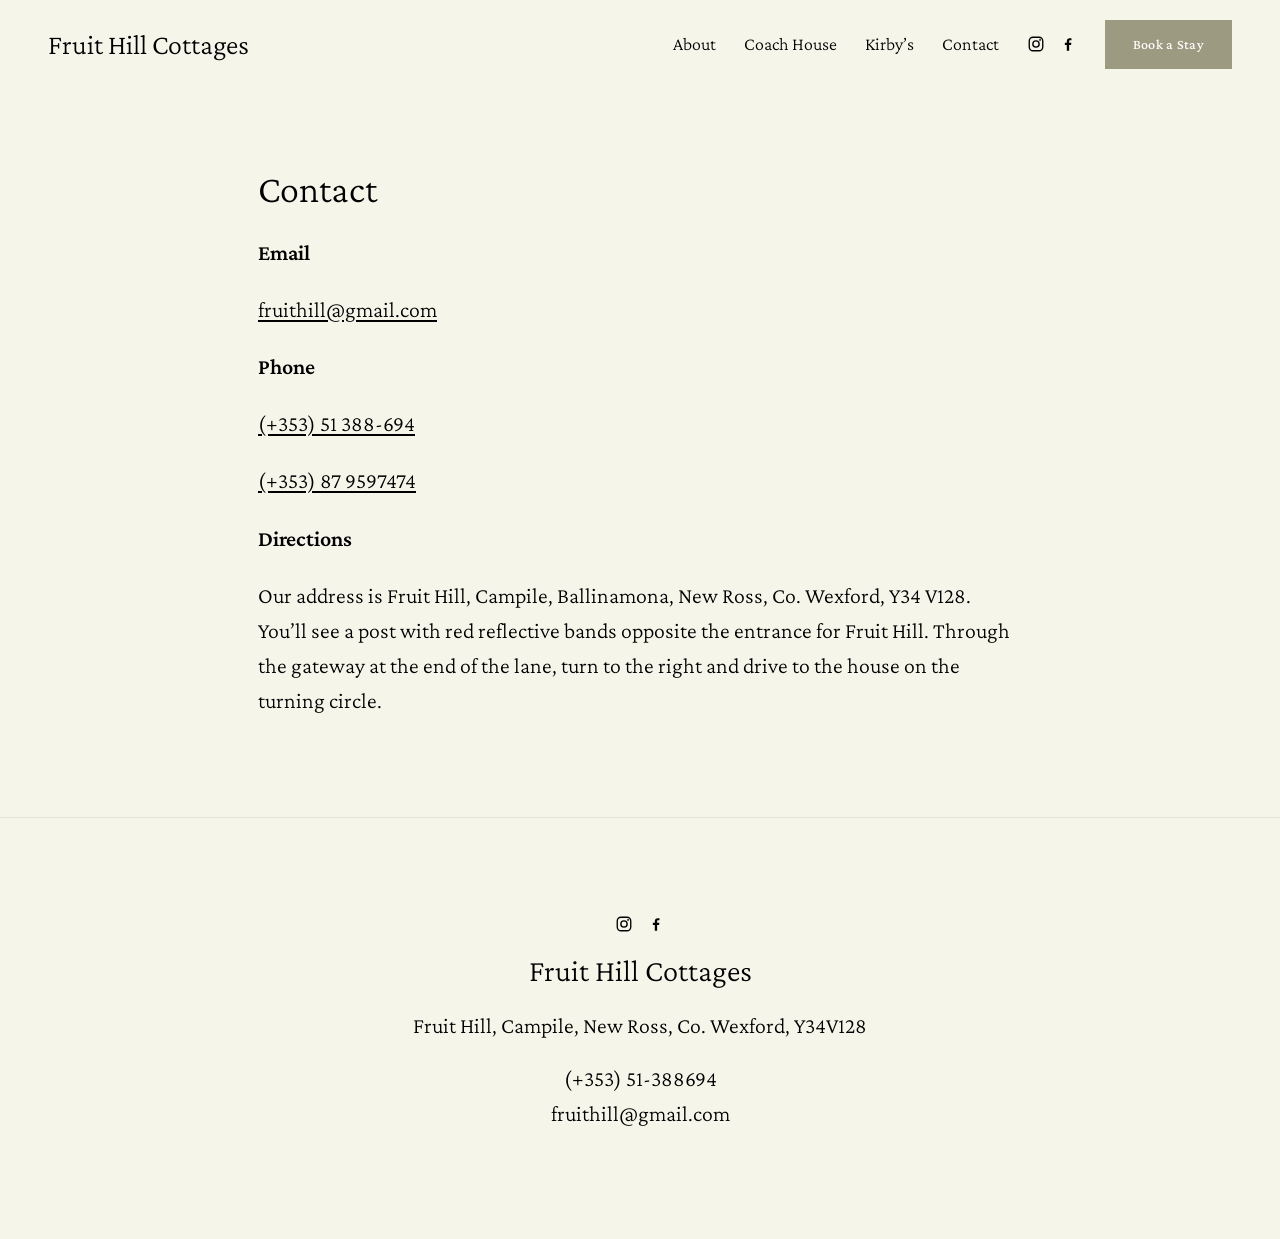
<file: contact/index.html>
<!doctype html>
<html lang="en">
<head>
<meta charset="utf-8">
<meta name="viewport" content="width=device-width, initial-scale=1">
<title>Contact — Fruit Hill Cottages</title>
<meta name="description" content="Contact Fruit Hill Cottages: email, phone and directions to Fruit Hill, Campile, Co. Wexford.">
<link rel="canonical" href="https://www.fruithillcottages.com/contact/">
<meta property="og:title" content="Contact — Fruit Hill Cottages">
<meta property="og:description" content="Contact Fruit Hill Cottages: email, phone and directions to Fruit Hill, Campile, Co. Wexford.">
<meta property="og:image" content="https://www.fruithillcottages.com/images/home-hero.jpg">
<link rel="preconnect" href="https://fonts.googleapis.com">
<link rel="preconnect" href="https://fonts.gstatic.com" crossorigin>
<link href="https://fonts.googleapis.com/css2?family=Crimson+Pro:ital,wght@0,300;0,400;0,500;1,300;1,400&display=swap" rel="stylesheet">
<link rel="stylesheet" href="../assets/style.css">
<link rel="icon" href="../assets/favicon.svg" type="image/svg+xml">
</head>
<body>
<header class="site-header">
  <a class="site-title" href="../">Fruit Hill Cottages</a>
  <button class="menu-toggle" aria-expanded="false" aria-controls="site-nav">Menu</button>
  <nav id="site-nav" class="site-nav">
    <div class="nav-folder">
      <a href="../about-us/" class="nav-folder-title">About</a>
      <div class="nav-folder-items">
        <a href="../about-us/">About Us</a>
        <a href="../cottages-rates/">Cottages &amp; Rates</a>
        <a href="../region/">Region</a>
      </div>
    </div>
    <a href="../coach-house/">Coach House</a>
    <a href="../kirbys-1/">Kirby’s</a>
    <a href="../contact/">Contact</a>
    <span class="social">
      <a href="https://www.instagram.com/fruithillcottages/" aria-label="Instagram"><svg viewBox="0 0 24 24" aria-hidden="true"><rect x="3" y="3" width="18" height="18" rx="5" fill="none" stroke="currentColor" stroke-width="1.8"/><circle cx="12" cy="12" r="4.2" fill="none" stroke="currentColor" stroke-width="1.8"/><circle cx="17.4" cy="6.6" r="1.2" fill="currentColor"/></svg></a>
      <a href="https://www.facebook.com/Fruit-Hill-Irish-Holiday-Cottages-122177474511639" aria-label="Facebook"><svg viewBox="0 0 24 24" aria-hidden="true"><path fill="currentColor" d="M13.5 21v-7.6h2.6l.4-3h-3V8.5c0-.9.3-1.5 1.5-1.5h1.6V4.3c-.3 0-1.2-.1-2.3-.1-2.3 0-3.9 1.4-3.9 4v2.2H7.8v3h2.6V21h3.1z"/></svg></a>
    </span>
    <a href="../book-a-stay/" class="btn">Book a Stay</a>
  </nav>
</header>
<main id="page">

  <section class="text">
    <h2>Contact</h2>
    <p><strong>Email</strong></p>
    <p><a class="email" href="../contact/" data-u="fruithill" data-d="gmail.com" data-show>fruithill [at] gmail [dot] com</a></p>
    <p><strong>Phone</strong></p>
    <p><a href="tel:+35351388694">(+353) 51 388-694</a></p>
    <p><a href="tel:+353879597474">(+353) 87 9597474</a></p>
    <p><strong>Directions</strong></p>
    <p>Our address is Fruit Hill, Campile, Ballinamona, New Ross, Co. Wexford, Y34 V128. You’ll see a post with red reflective bands opposite the entrance for Fruit Hill. Through the gateway at the end of the lane, turn to the right and drive to the house on the turning circle.</p>
  </section>
</main>
<footer class="site-footer">
  <div class="social">
    <a href="https://www.instagram.com/fruithillcottages/" aria-label="Instagram"><svg viewBox="0 0 24 24" aria-hidden="true"><rect x="3" y="3" width="18" height="18" rx="5" fill="none" stroke="currentColor" stroke-width="1.8"/><circle cx="12" cy="12" r="4.2" fill="none" stroke="currentColor" stroke-width="1.8"/><circle cx="17.4" cy="6.6" r="1.2" fill="currentColor"/></svg></a>
    <a href="https://www.facebook.com/Fruit-Hill-Irish-Holiday-Cottages-122177474511639" aria-label="Facebook"><svg viewBox="0 0 24 24" aria-hidden="true"><path fill="currentColor" d="M13.5 21v-7.6h2.6l.4-3h-3V8.5c0-.9.3-1.5 1.5-1.5h1.6V4.3c-.3 0-1.2-.1-2.3-.1-2.3 0-3.9 1.4-3.9 4v2.2H7.8v3h2.6V21h3.1z"/></svg></a>
  </div>
  <h2>Fruit Hill Cottages</h2>
  <p>Fruit Hill, Campile, New Ross, Co. Wexford, Y34V128</p>
  <p><a href="tel:+35351388694">(+353) 51-388694</a><br><a class="email" href="../contact/" data-u="fruithill" data-d="gmail.com" data-show>fruithill [at] gmail [dot] com</a></p>
</footer>
<script src="../assets/menu.js" defer></script>
</body>
</html>
</file>
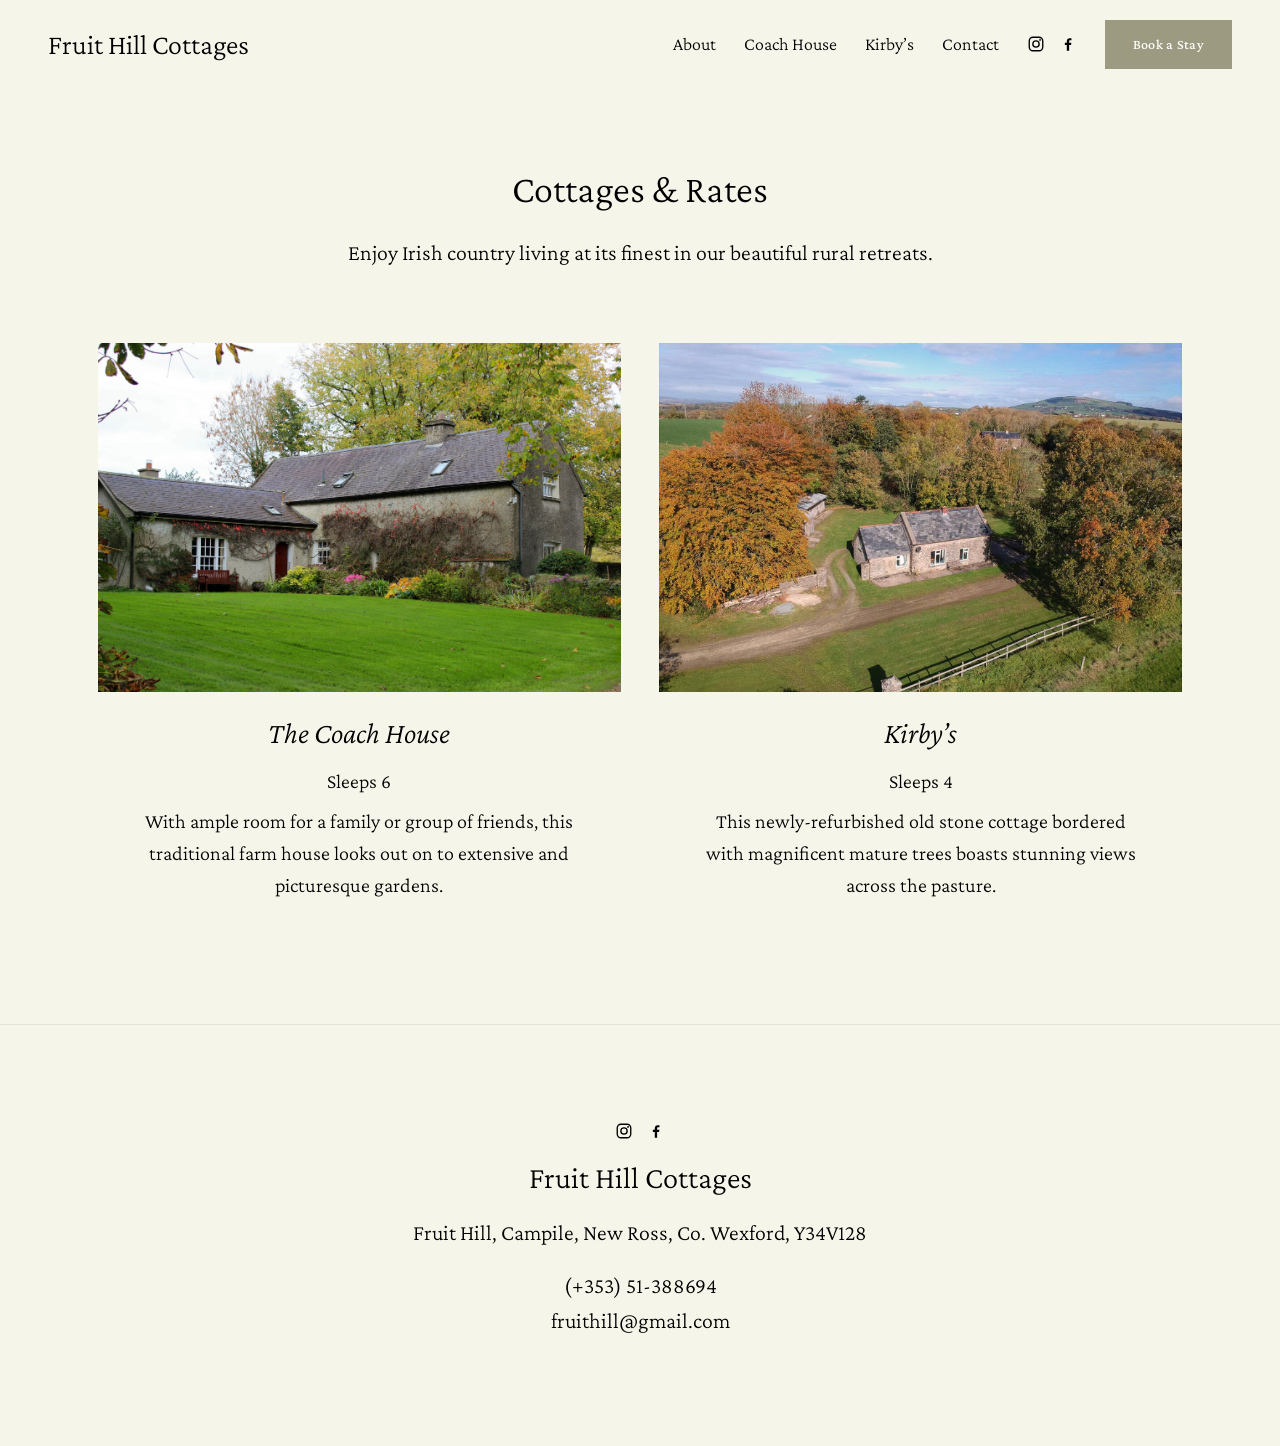
<file: cottages-rates/index.html>
<!doctype html>
<html lang="en">
<head>
<meta charset="utf-8">
<meta name="viewport" content="width=device-width, initial-scale=1">
<title>Cottages &amp; Rates — Fruit Hill Cottages</title>
<meta name="description" content="The Coach House (sleeps 6) and Kirby’s (sleeps 4), self-catering cottages at Fruit Hill, Co. Wexford.">
<link rel="canonical" href="https://www.fruithillcottages.com/cottages-rates/">
<meta property="og:title" content="Cottages &amp; Rates — Fruit Hill Cottages">
<meta property="og:description" content="The Coach House (sleeps 6) and Kirby’s (sleeps 4), self-catering cottages at Fruit Hill, Co. Wexford.">
<meta property="og:image" content="https://www.fruithillcottages.com/images/home-hero.jpg">
<link rel="preconnect" href="https://fonts.googleapis.com">
<link rel="preconnect" href="https://fonts.gstatic.com" crossorigin>
<link href="https://fonts.googleapis.com/css2?family=Crimson+Pro:ital,wght@0,300;0,400;0,500;1,300;1,400&display=swap" rel="stylesheet">
<link rel="stylesheet" href="../assets/style.css">
<link rel="icon" href="../assets/favicon.svg" type="image/svg+xml">
</head>
<body>
<header class="site-header">
  <a class="site-title" href="../">Fruit Hill Cottages</a>
  <button class="menu-toggle" aria-expanded="false" aria-controls="site-nav">Menu</button>
  <nav id="site-nav" class="site-nav">
    <div class="nav-folder">
      <a href="../about-us/" class="nav-folder-title">About</a>
      <div class="nav-folder-items">
        <a href="../about-us/">About Us</a>
        <a href="../cottages-rates/">Cottages &amp; Rates</a>
        <a href="../region/">Region</a>
      </div>
    </div>
    <a href="../coach-house/">Coach House</a>
    <a href="../kirbys-1/">Kirby’s</a>
    <a href="../contact/">Contact</a>
    <span class="social">
      <a href="https://www.instagram.com/fruithillcottages/" aria-label="Instagram"><svg viewBox="0 0 24 24" aria-hidden="true"><rect x="3" y="3" width="18" height="18" rx="5" fill="none" stroke="currentColor" stroke-width="1.8"/><circle cx="12" cy="12" r="4.2" fill="none" stroke="currentColor" stroke-width="1.8"/><circle cx="17.4" cy="6.6" r="1.2" fill="currentColor"/></svg></a>
      <a href="https://www.facebook.com/Fruit-Hill-Irish-Holiday-Cottages-122177474511639" aria-label="Facebook"><svg viewBox="0 0 24 24" aria-hidden="true"><path fill="currentColor" d="M13.5 21v-7.6h2.6l.4-3h-3V8.5c0-.9.3-1.5 1.5-1.5h1.6V4.3c-.3 0-1.2-.1-2.3-.1-2.3 0-3.9 1.4-3.9 4v2.2H7.8v3h2.6V21h3.1z"/></svg></a>
    </span>
    <a href="../book-a-stay/" class="btn">Book a Stay</a>
  </nav>
</header>
<main id="page">

  <section class="text center">
    <h2>Cottages &amp; Rates</h2>
    <p>Enjoy Irish country living at its finest in our beautiful rural retreats.</p>
  </section>
  <section class="cards">
    <div class="card">
      <a href="../coach-house/"><img src="../images/rates-coach-house.jpg" alt="The Coach House" width="2500" height="1667" loading="lazy"></a>
      <h3><a href="../coach-house/"><em>The Coach House</em></a></h3>
      <h4>Sleeps 6</h4>
      <p>With ample room for a family or group of friends, this traditional farm house looks out on to extensive and picturesque gardens.</p>
    </div>
    <div class="card">
      <a href="../kirbys-1/"><img src="../images/rates-kirbys.jpg" alt="Kirby’s stone cottage" width="1440" height="960" loading="lazy"></a>
      <h3><a href="../kirbys-1/"><em>Kirby’s</em></a></h3>
      <h4>Sleeps 4</h4>
      <p>This newly-refurbished old stone cottage bordered with magnificent mature trees boasts stunning views across the pasture.</p>
    </div>
  </section>
</main>
<footer class="site-footer">
  <div class="social">
    <a href="https://www.instagram.com/fruithillcottages/" aria-label="Instagram"><svg viewBox="0 0 24 24" aria-hidden="true"><rect x="3" y="3" width="18" height="18" rx="5" fill="none" stroke="currentColor" stroke-width="1.8"/><circle cx="12" cy="12" r="4.2" fill="none" stroke="currentColor" stroke-width="1.8"/><circle cx="17.4" cy="6.6" r="1.2" fill="currentColor"/></svg></a>
    <a href="https://www.facebook.com/Fruit-Hill-Irish-Holiday-Cottages-122177474511639" aria-label="Facebook"><svg viewBox="0 0 24 24" aria-hidden="true"><path fill="currentColor" d="M13.5 21v-7.6h2.6l.4-3h-3V8.5c0-.9.3-1.5 1.5-1.5h1.6V4.3c-.3 0-1.2-.1-2.3-.1-2.3 0-3.9 1.4-3.9 4v2.2H7.8v3h2.6V21h3.1z"/></svg></a>
  </div>
  <h2>Fruit Hill Cottages</h2>
  <p>Fruit Hill, Campile, New Ross, Co. Wexford, Y34V128</p>
  <p><a href="tel:+35351388694">(+353) 51-388694</a><br><a class="email" href="../contact/" data-u="fruithill" data-d="gmail.com" data-show>fruithill [at] gmail [dot] com</a></p>
</footer>
<script src="../assets/menu.js" defer></script>
</body>
</html>
</file>
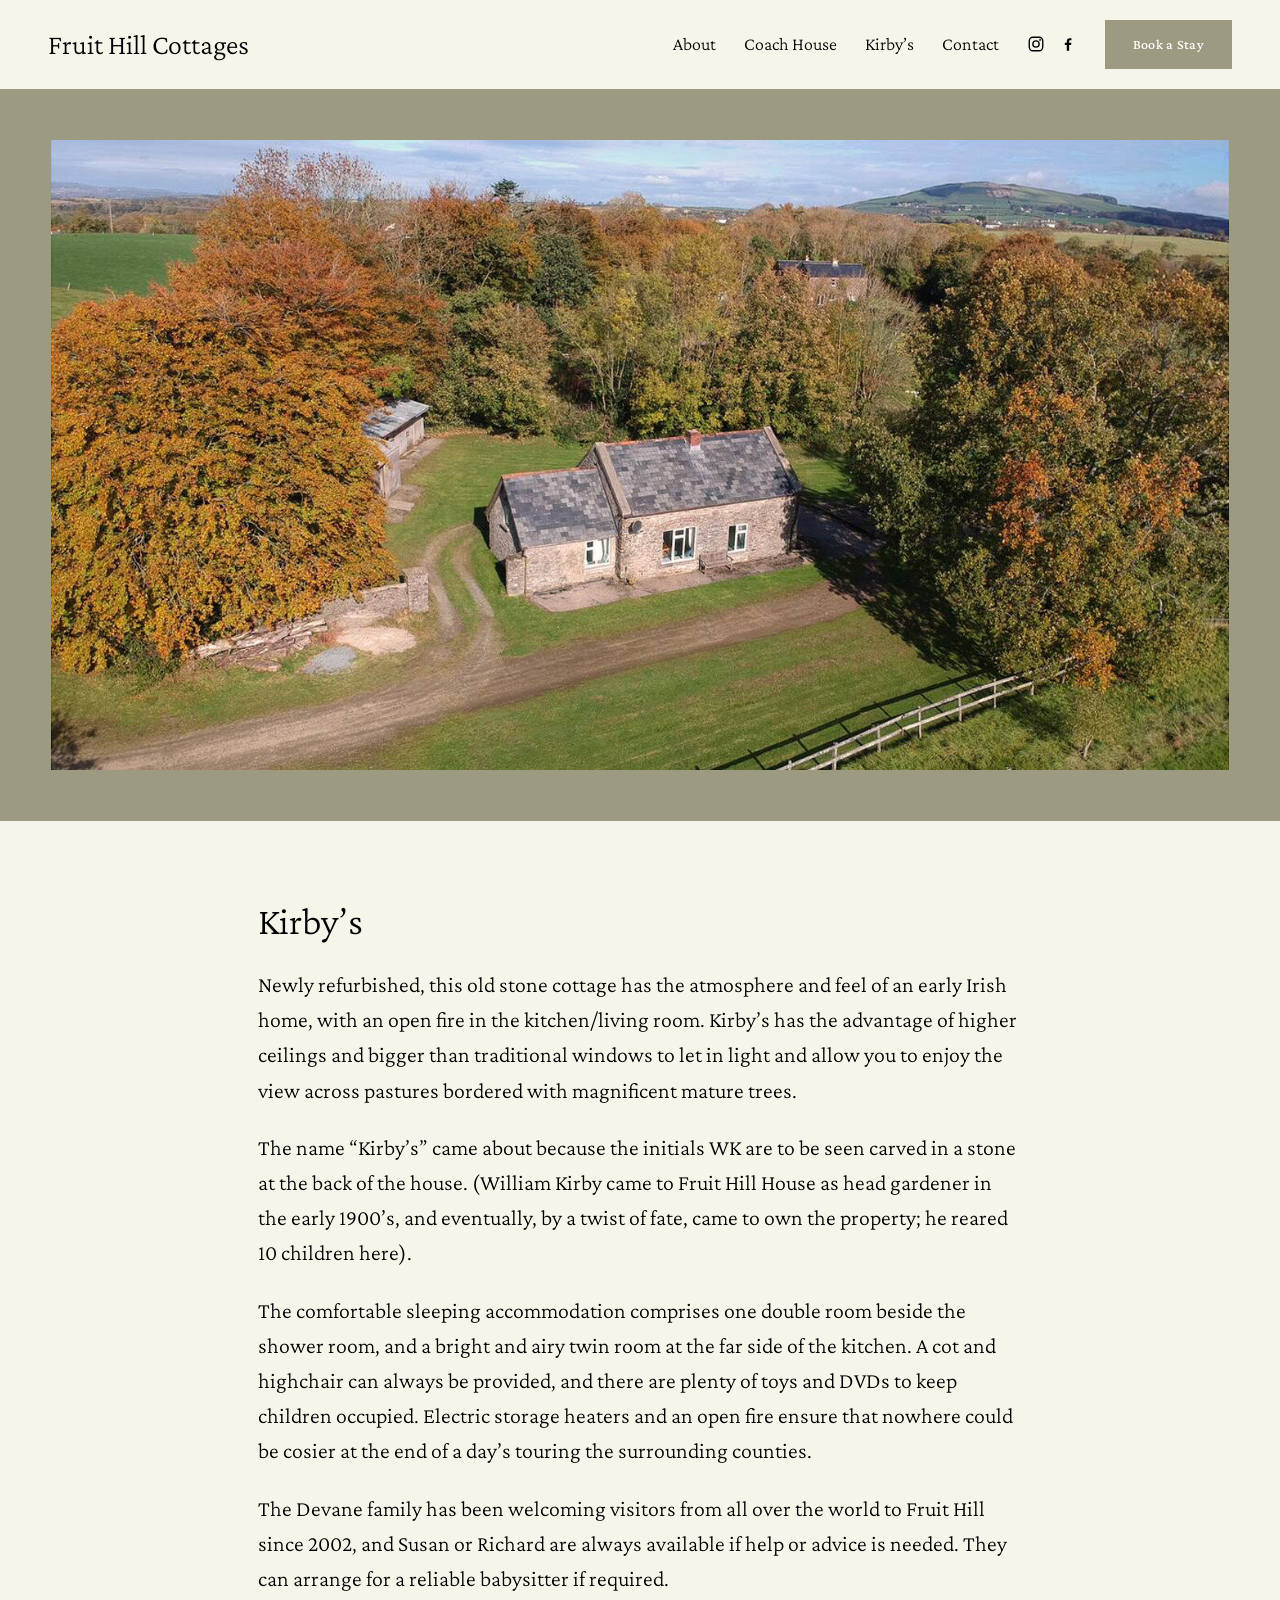
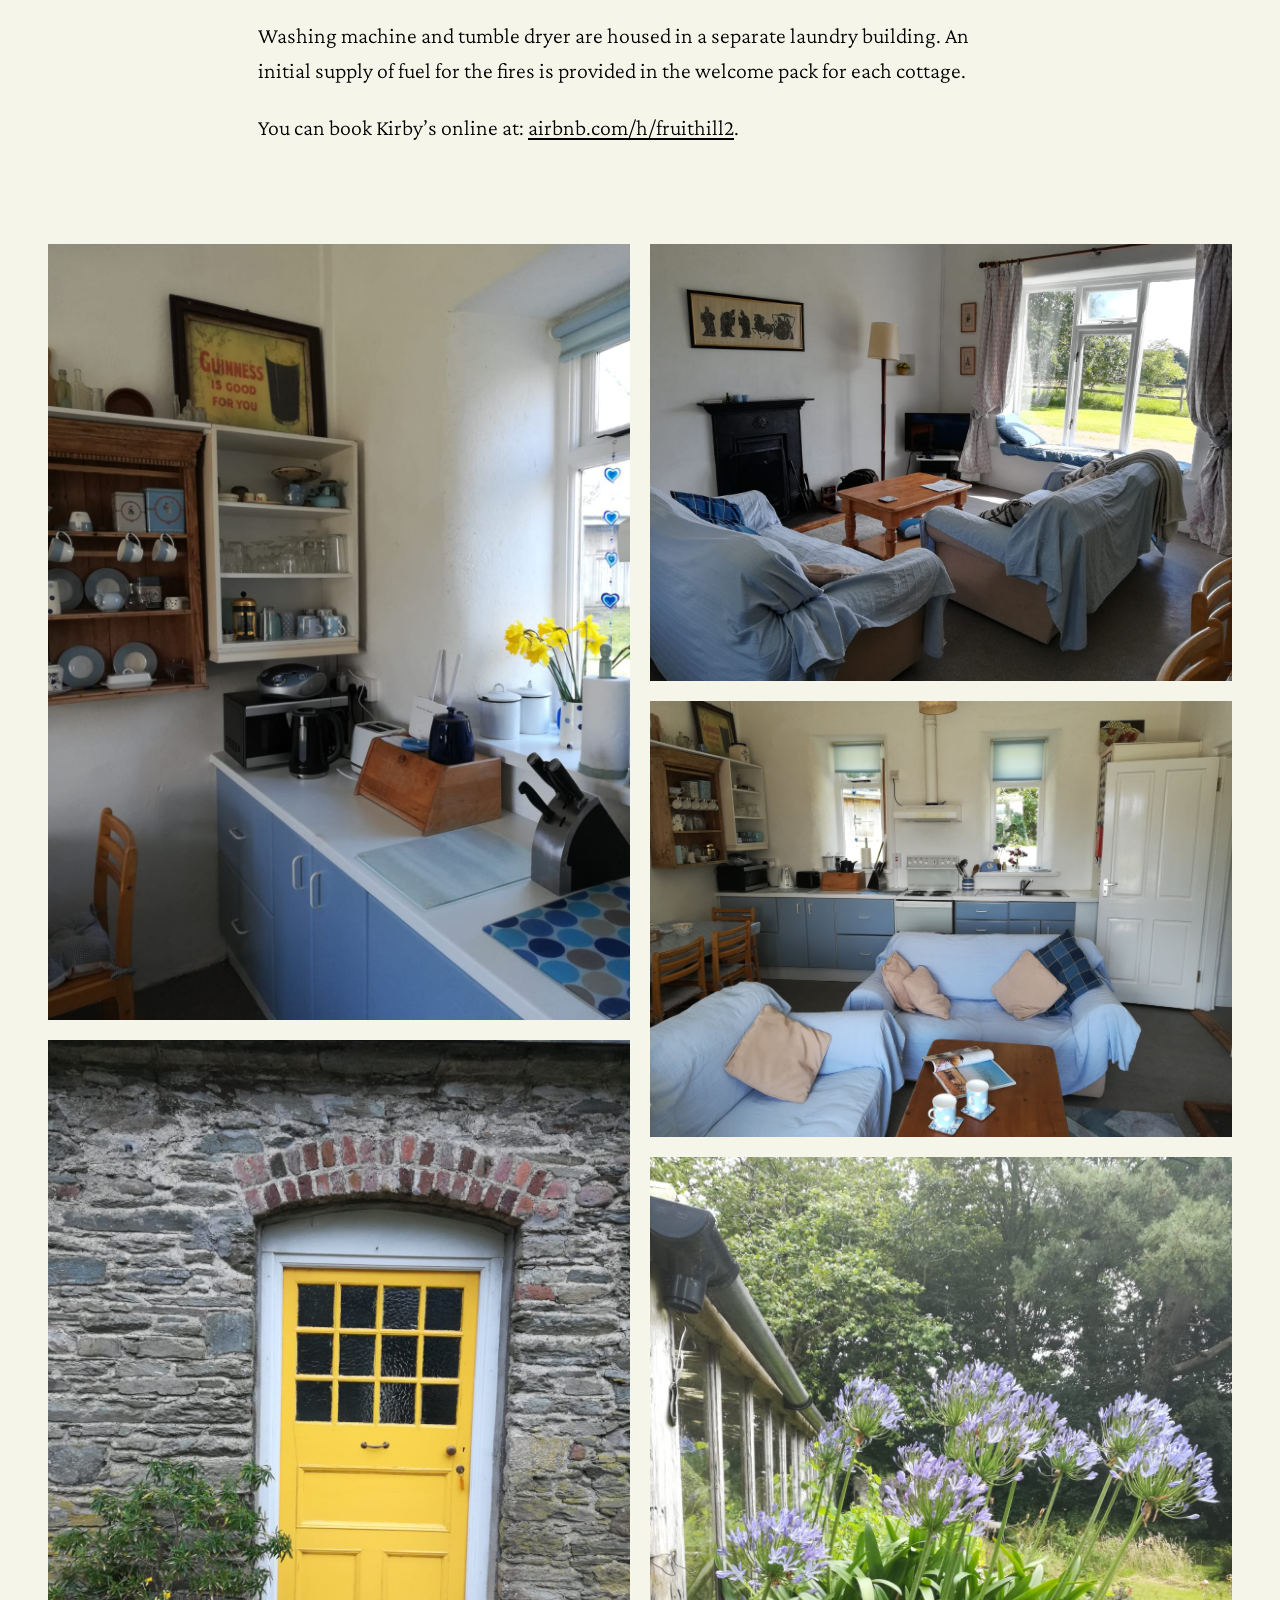
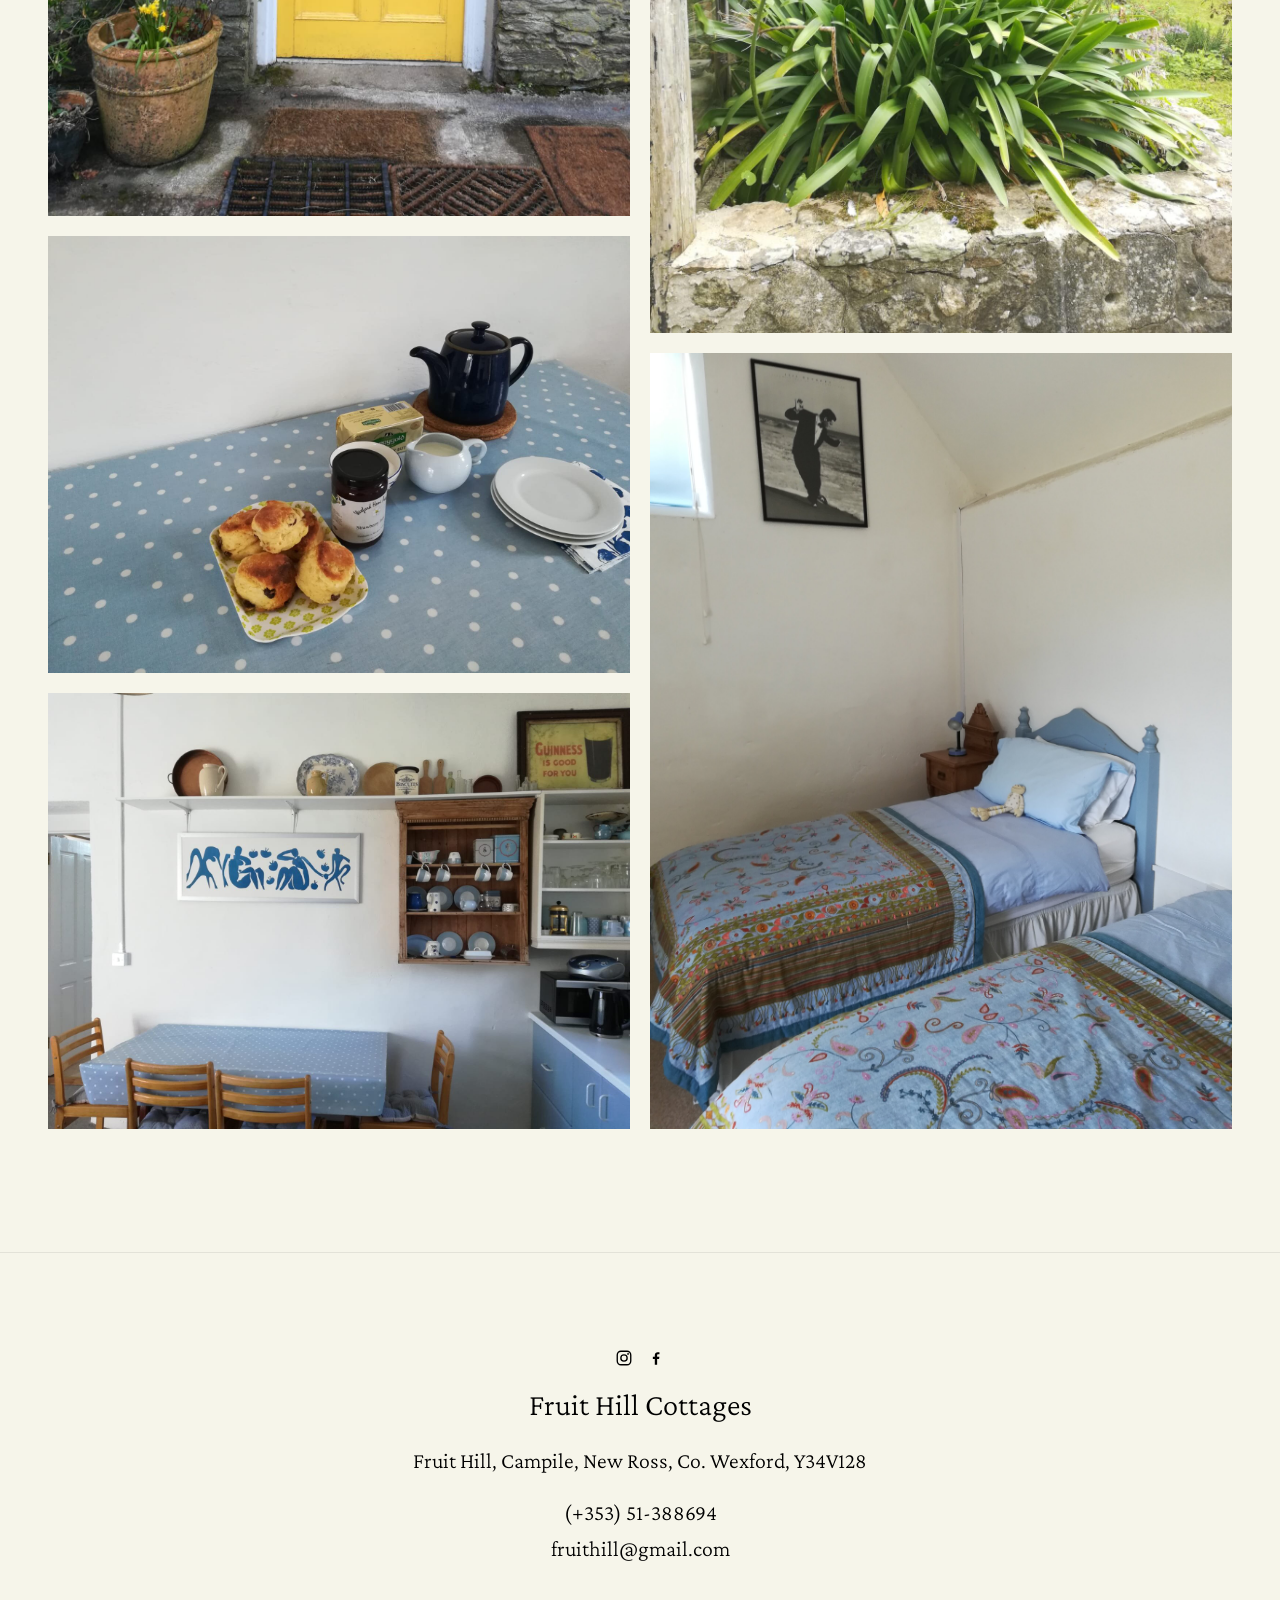
<file: kirbys-1/index.html>
<!doctype html>
<html lang="en">
<head>
<meta charset="utf-8">
<meta name="viewport" content="width=device-width, initial-scale=1">
<title>Kirby’s — Fruit Hill Cottages</title>
<meta name="description" content="Kirby’s at Fruit Hill: a refurbished old stone cottage sleeping 4, with open fire and views across the pasture.">
<link rel="canonical" href="https://www.fruithillcottages.com/kirbys-1/">
<meta property="og:title" content="Kirby’s — Fruit Hill Cottages">
<meta property="og:description" content="Kirby’s at Fruit Hill: a refurbished old stone cottage sleeping 4, with open fire and views across the pasture.">
<meta property="og:image" content="https://www.fruithillcottages.com/images/home-hero.jpg">
<link rel="preconnect" href="https://fonts.googleapis.com">
<link rel="preconnect" href="https://fonts.gstatic.com" crossorigin>
<link href="https://fonts.googleapis.com/css2?family=Crimson+Pro:ital,wght@0,300;0,400;0,500;1,300;1,400&display=swap" rel="stylesheet">
<link rel="stylesheet" href="../assets/style.css">
<link rel="icon" href="../assets/favicon.svg" type="image/svg+xml">
</head>
<body>
<header class="site-header">
  <a class="site-title" href="../">Fruit Hill Cottages</a>
  <button class="menu-toggle" aria-expanded="false" aria-controls="site-nav">Menu</button>
  <nav id="site-nav" class="site-nav">
    <div class="nav-folder">
      <a href="../about-us/" class="nav-folder-title">About</a>
      <div class="nav-folder-items">
        <a href="../about-us/">About Us</a>
        <a href="../cottages-rates/">Cottages &amp; Rates</a>
        <a href="../region/">Region</a>
      </div>
    </div>
    <a href="../coach-house/">Coach House</a>
    <a href="../kirbys-1/">Kirby’s</a>
    <a href="../contact/">Contact</a>
    <span class="social">
      <a href="https://www.instagram.com/fruithillcottages/" aria-label="Instagram"><svg viewBox="0 0 24 24" aria-hidden="true"><rect x="3" y="3" width="18" height="18" rx="5" fill="none" stroke="currentColor" stroke-width="1.8"/><circle cx="12" cy="12" r="4.2" fill="none" stroke="currentColor" stroke-width="1.8"/><circle cx="17.4" cy="6.6" r="1.2" fill="currentColor"/></svg></a>
      <a href="https://www.facebook.com/Fruit-Hill-Irish-Holiday-Cottages-122177474511639" aria-label="Facebook"><svg viewBox="0 0 24 24" aria-hidden="true"><path fill="currentColor" d="M13.5 21v-7.6h2.6l.4-3h-3V8.5c0-.9.3-1.5 1.5-1.5h1.6V4.3c-.3 0-1.2-.1-2.3-.1-2.3 0-3.9 1.4-3.9 4v2.2H7.8v3h2.6V21h3.1z"/></svg></a>
    </span>
    <a href="../book-a-stay/" class="btn">Book a Stay</a>
  </nav>
</header>
<main id="page">

  <section class="frame">
    <div class="hero">
      <img src="../images/kirbys-hero.jpg" alt="Kirby’s stone cottage" width="1440" height="960">
      
    </div>
  </section>
  <section class="text">
    <h2>Kirby’s</h2>
    <p>Newly refurbished, this old stone cottage has the atmosphere and feel of an early Irish home, with an open fire in the kitchen/living room. Kirby’s has the advantage of higher ceilings and bigger than traditional windows to let in light and allow you to enjoy the view across pastures bordered with magnificent mature trees.</p>
    <p>The name “Kirby’s” came about because the initials WK are to be seen carved in a stone at the back of the house. (William Kirby came to Fruit Hill House as head gardener in the early 1900’s, and eventually, by a twist of fate, came to own the property; he reared 10 children here).</p>
    <p>The comfortable sleeping accommodation comprises one double room beside the shower room, and a bright and airy twin room at the far side of the kitchen. A cot and highchair can always be provided, and there are plenty of toys and DVDs to keep children occupied. Electric storage heaters and an open fire ensure that nowhere could be cosier at the end of a day’s touring the surrounding counties.</p>
    <p>The Devane family has been welcoming visitors from all over the world to Fruit Hill since 2002, and Susan or Richard are always available if help or advice is needed. They can arrange for a reliable babysitter if required.</p>
    <p>Washing machine and tumble dryer are housed in a separate laundry building. An initial supply of fuel for the fires is provided in the welcome pack for each cottage.</p>
    <p>You can book Kirby’s online at: <a href="https://www.airbnb.com/h/fruithill2">airbnb.com/h/fruithill2</a>.</p>
  </section>
  <section class="wide">
    <div class="gallery">
      <a href="../images/kirbys-01.jpg" class="gallery-item"><img src="../images/kirbys-01.jpg" alt="Kirby’s photo 1" width="1200" height="1600" loading="lazy"></a>
      <a href="../images/kirbys-02.jpg" class="gallery-item"><img src="../images/kirbys-02.jpg" alt="Kirby’s photo 2" width="1200" height="1600" loading="lazy"></a>
      <a href="../images/kirbys-03.jpg" class="gallery-item"><img src="../images/kirbys-03.jpg" alt="Kirby’s photo 3" width="1600" height="1200" loading="lazy"></a>
      <a href="../images/kirbys-04.jpg" class="gallery-item"><img src="../images/kirbys-04.jpg" alt="Kirby’s photo 4" width="1600" height="1200" loading="lazy"></a>
      <a href="../images/kirbys-05.jpg" class="gallery-item"><img src="../images/kirbys-05.jpg" alt="Kirby’s photo 5" width="1600" height="1200" loading="lazy"></a>
      <a href="../images/kirbys-06.jpg" class="gallery-item"><img src="../images/kirbys-06.jpg" alt="Kirby’s photo 6" width="2500" height="1875" loading="lazy"></a>
      <a href="../images/kirbys-07.jpg" class="gallery-item"><img src="../images/kirbys-07.jpg" alt="Kirby’s photo 7" width="1200" height="1600" loading="lazy"></a>
      <a href="../images/kirbys-08.jpg" class="gallery-item"><img src="../images/kirbys-08.jpg" alt="Kirby’s photo 8" width="2500" height="3333" loading="lazy"></a>
    </div>
  </section>
</main>
<footer class="site-footer">
  <div class="social">
    <a href="https://www.instagram.com/fruithillcottages/" aria-label="Instagram"><svg viewBox="0 0 24 24" aria-hidden="true"><rect x="3" y="3" width="18" height="18" rx="5" fill="none" stroke="currentColor" stroke-width="1.8"/><circle cx="12" cy="12" r="4.2" fill="none" stroke="currentColor" stroke-width="1.8"/><circle cx="17.4" cy="6.6" r="1.2" fill="currentColor"/></svg></a>
    <a href="https://www.facebook.com/Fruit-Hill-Irish-Holiday-Cottages-122177474511639" aria-label="Facebook"><svg viewBox="0 0 24 24" aria-hidden="true"><path fill="currentColor" d="M13.5 21v-7.6h2.6l.4-3h-3V8.5c0-.9.3-1.5 1.5-1.5h1.6V4.3c-.3 0-1.2-.1-2.3-.1-2.3 0-3.9 1.4-3.9 4v2.2H7.8v3h2.6V21h3.1z"/></svg></a>
  </div>
  <h2>Fruit Hill Cottages</h2>
  <p>Fruit Hill, Campile, New Ross, Co. Wexford, Y34V128</p>
  <p><a href="tel:+35351388694">(+353) 51-388694</a><br><a class="email" href="../contact/" data-u="fruithill" data-d="gmail.com" data-show>fruithill [at] gmail [dot] com</a></p>
</footer>
<script src="../assets/menu.js" defer></script>
</body>
</html>
</file>
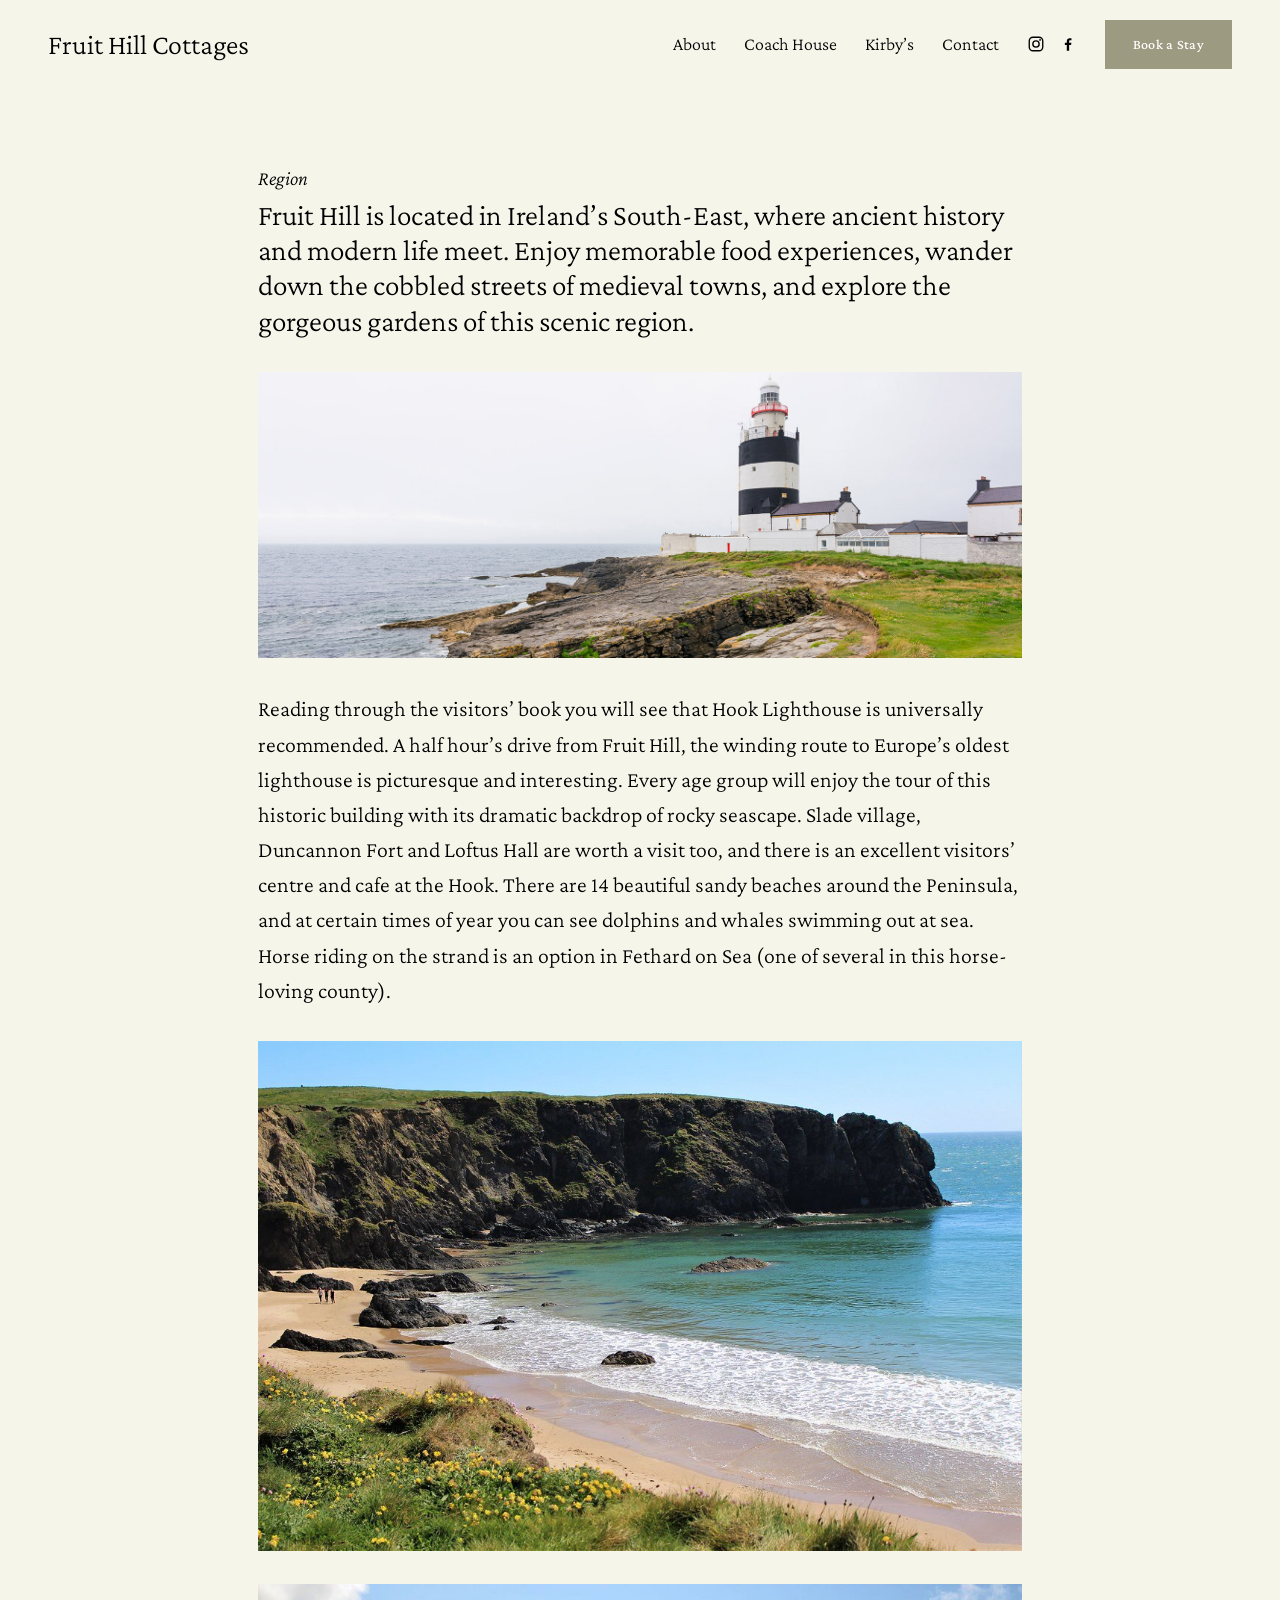
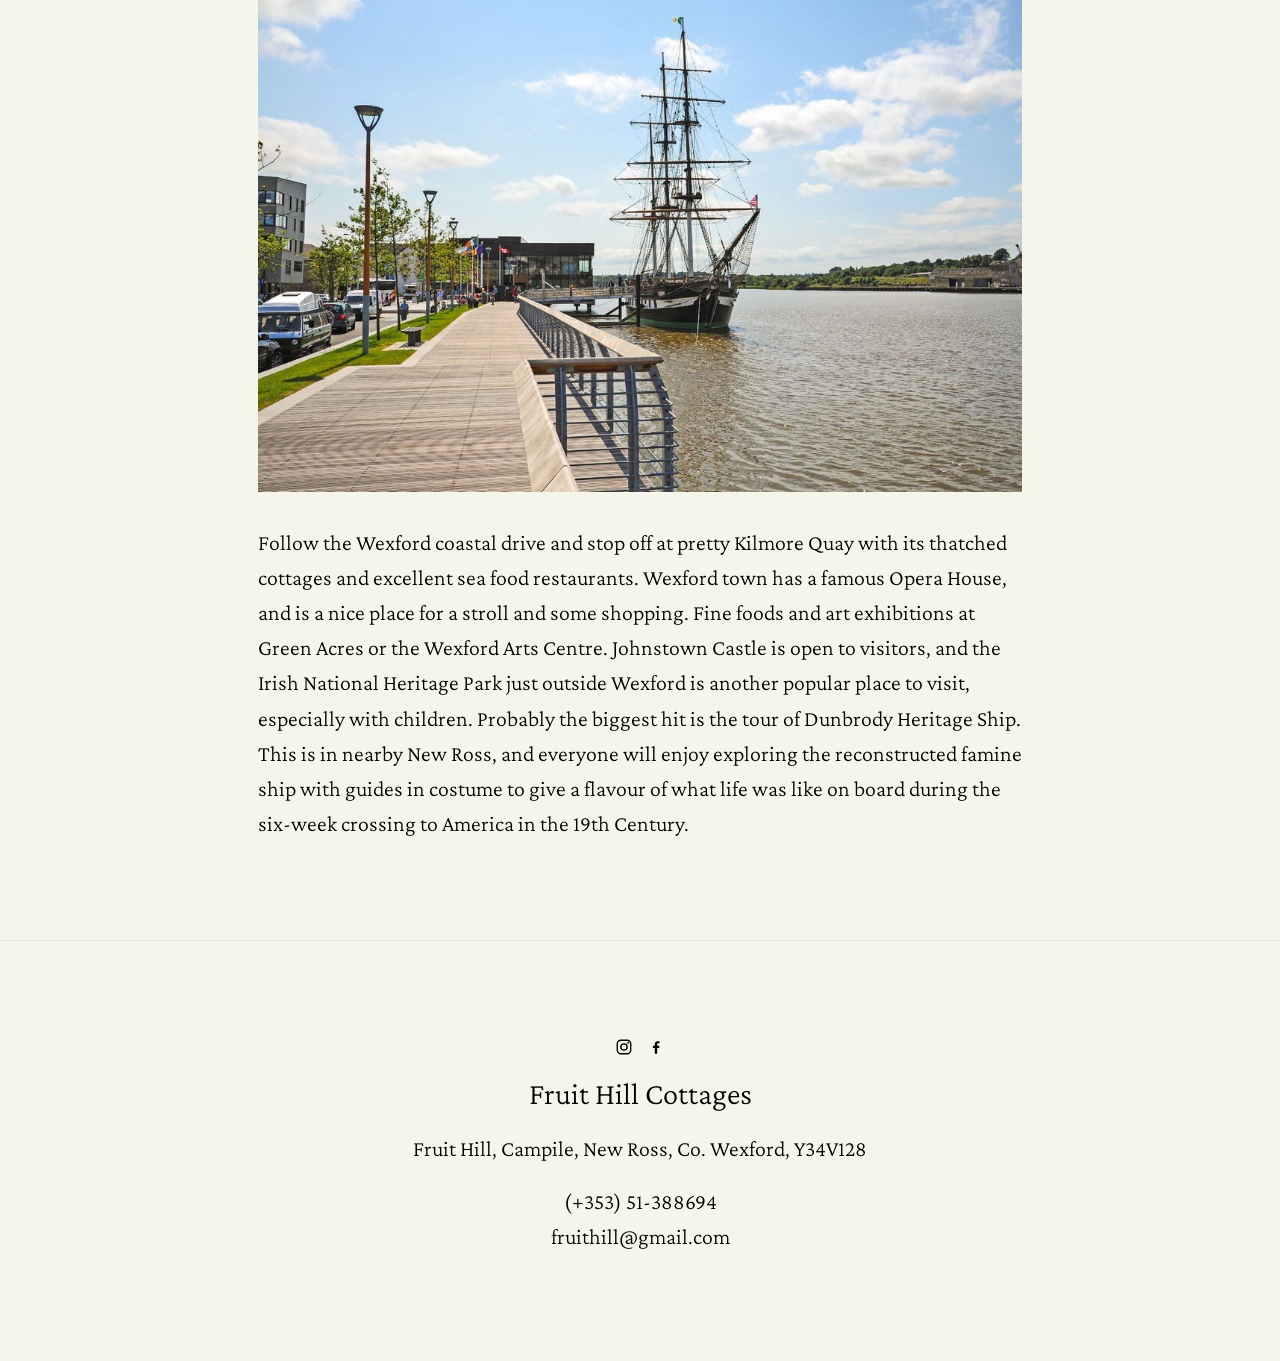
<file: region/index.html>
<!doctype html>
<html lang="en">
<head>
<meta charset="utf-8">
<meta name="viewport" content="width=device-width, initial-scale=1">
<title>Region — Fruit Hill Cottages</title>
<meta name="description" content="Things to see and do around Fruit Hill in Ireland’s South-East: Hook Lighthouse, beaches, Wexford, New Ross.">
<link rel="canonical" href="https://www.fruithillcottages.com/region/">
<meta property="og:title" content="Region — Fruit Hill Cottages">
<meta property="og:description" content="Things to see and do around Fruit Hill in Ireland’s South-East: Hook Lighthouse, beaches, Wexford, New Ross.">
<meta property="og:image" content="https://www.fruithillcottages.com/images/home-hero.jpg">
<link rel="preconnect" href="https://fonts.googleapis.com">
<link rel="preconnect" href="https://fonts.gstatic.com" crossorigin>
<link href="https://fonts.googleapis.com/css2?family=Crimson+Pro:ital,wght@0,300;0,400;0,500;1,300;1,400&display=swap" rel="stylesheet">
<link rel="stylesheet" href="../assets/style.css">
<link rel="icon" href="../assets/favicon.svg" type="image/svg+xml">
</head>
<body>
<header class="site-header">
  <a class="site-title" href="../">Fruit Hill Cottages</a>
  <button class="menu-toggle" aria-expanded="false" aria-controls="site-nav">Menu</button>
  <nav id="site-nav" class="site-nav">
    <div class="nav-folder">
      <a href="../about-us/" class="nav-folder-title">About</a>
      <div class="nav-folder-items">
        <a href="../about-us/">About Us</a>
        <a href="../cottages-rates/">Cottages &amp; Rates</a>
        <a href="../region/">Region</a>
      </div>
    </div>
    <a href="../coach-house/">Coach House</a>
    <a href="../kirbys-1/">Kirby’s</a>
    <a href="../contact/">Contact</a>
    <span class="social">
      <a href="https://www.instagram.com/fruithillcottages/" aria-label="Instagram"><svg viewBox="0 0 24 24" aria-hidden="true"><rect x="3" y="3" width="18" height="18" rx="5" fill="none" stroke="currentColor" stroke-width="1.8"/><circle cx="12" cy="12" r="4.2" fill="none" stroke="currentColor" stroke-width="1.8"/><circle cx="17.4" cy="6.6" r="1.2" fill="currentColor"/></svg></a>
      <a href="https://www.facebook.com/Fruit-Hill-Irish-Holiday-Cottages-122177474511639" aria-label="Facebook"><svg viewBox="0 0 24 24" aria-hidden="true"><path fill="currentColor" d="M13.5 21v-7.6h2.6l.4-3h-3V8.5c0-.9.3-1.5 1.5-1.5h1.6V4.3c-.3 0-1.2-.1-2.3-.1-2.3 0-3.9 1.4-3.9 4v2.2H7.8v3h2.6V21h3.1z"/></svg></a>
    </span>
    <a href="../book-a-stay/" class="btn">Book a Stay</a>
  </nav>
</header>
<main id="page">

  <section class="text">
    <h4 class="kicker"><em>Region</em></h4>
    <h3>Fruit Hill is located in Ireland’s South-East, where ancient history and modern life meet. Enjoy memorable food experiences, wander down the cobbled streets of medieval towns, and explore the gorgeous gardens of this scenic region.</h3>
    <img src="../images/region-1.jpg" alt="South-East Ireland coastline" width="1600" height="600" loading="lazy">
    <p>Reading through the visitors’ book you will see that Hook Lighthouse is universally recommended. A half hour’s drive from Fruit Hill, the winding route to Europe’s oldest lighthouse is picturesque and interesting. Every age group will enjoy the tour of this historic building with its dramatic backdrop of rocky seascape. Slade village, Duncannon Fort and Loftus Hall are worth a visit too, and there is an excellent visitors’ centre and cafe at the Hook. There are 14 beautiful sandy beaches around the Peninsula, and at certain times of year you can see dolphins and whales swimming out at sea. Horse riding on the strand is an option in Fethard on Sea (one of several in this horse-loving county).</p>
    <img src="../images/region-2.jpg" alt="Hook Lighthouse" width="1024" height="683" loading="lazy">
    <img src="../images/region-3.jpg" alt="A boardwalk in the Wexford countryside" width="1024" height="681" loading="lazy">
    <p>Follow the Wexford coastal drive and stop off at pretty Kilmore Quay with its thatched cottages and excellent sea food restaurants. Wexford town has a famous Opera House, and is a nice place for a stroll and some shopping. Fine foods and art exhibitions at Green Acres or the Wexford Arts Centre. Johnstown Castle is open to visitors, and the Irish National Heritage Park just outside Wexford is another popular place to visit, especially with children. Probably the biggest hit is the tour of Dunbrody Heritage Ship. This is in nearby New Ross, and everyone will enjoy exploring the reconstructed famine ship with guides in costume to give a flavour of what life was like on board during the six-week crossing to America in the 19th Century.</p>
  </section>
</main>
<footer class="site-footer">
  <div class="social">
    <a href="https://www.instagram.com/fruithillcottages/" aria-label="Instagram"><svg viewBox="0 0 24 24" aria-hidden="true"><rect x="3" y="3" width="18" height="18" rx="5" fill="none" stroke="currentColor" stroke-width="1.8"/><circle cx="12" cy="12" r="4.2" fill="none" stroke="currentColor" stroke-width="1.8"/><circle cx="17.4" cy="6.6" r="1.2" fill="currentColor"/></svg></a>
    <a href="https://www.facebook.com/Fruit-Hill-Irish-Holiday-Cottages-122177474511639" aria-label="Facebook"><svg viewBox="0 0 24 24" aria-hidden="true"><path fill="currentColor" d="M13.5 21v-7.6h2.6l.4-3h-3V8.5c0-.9.3-1.5 1.5-1.5h1.6V4.3c-.3 0-1.2-.1-2.3-.1-2.3 0-3.9 1.4-3.9 4v2.2H7.8v3h2.6V21h3.1z"/></svg></a>
  </div>
  <h2>Fruit Hill Cottages</h2>
  <p>Fruit Hill, Campile, New Ross, Co. Wexford, Y34V128</p>
  <p><a href="tel:+35351388694">(+353) 51-388694</a><br><a class="email" href="../contact/" data-u="fruithill" data-d="gmail.com" data-show>fruithill [at] gmail [dot] com</a></p>
</footer>
<script src="../assets/menu.js" defer></script>
</body>
</html>
</file>
<file: assets/style.css>
:root {
  --cream: #f6f5ea;
  --olive: #9c9a81;
  --olive-dark: #7f7d66;
  --ink: #000;
  --serif: "Crimson Pro", "Kepler Std", Georgia, "Times New Roman", serif;
  --gutter: clamp(16px, 4vw, 48px);
}

* { box-sizing: border-box; }
html { -webkit-text-size-adjust: 100%; }
body {
  margin: 0;
  background: var(--cream);
  color: var(--ink);
  font-family: var(--serif);
  font-weight: 300;
  font-size: clamp(18px, 1.2vw + 12px, 22px);
  line-height: 1.6;
}
img { display: block; max-width: 100%; height: auto; }
a { color: inherit; }
h1, h2, h3, h4 { font-weight: 300; line-height: 1.2; margin: 0 0 .6em; }
h1 { font-size: clamp(36px, 4.5vw, 70px); }
h2 { font-size: clamp(30px, 3vw, 46px); }
h3 { font-size: clamp(26px, 2.3vw, 36px); }
h4 { font-size: clamp(20px, 1.5vw, 24px); }
p { margin: 0 0 1em; }
strong, b { font-weight: 600; }

/* Buttons */
.btn {
  display: inline-block;
  background: var(--olive);
  color: #fff;
  text-decoration: none;
  font-weight: 500;
  font-size: 14px;
  letter-spacing: .02em;
  padding: 16px 28px;
  line-height: 1.2;
  transition: background .2s;
}
.btn:hover { background: var(--olive-dark); }
.btn-light { background: #fff; color: var(--ink); font-size: 15px; padding: 20px 36px; }
.btn-light:hover { background: var(--cream); }

/* Header */
.site-header {
  display: flex;
  align-items: center;
  justify-content: space-between;
  gap: 24px;
  padding: 20px var(--gutter);
  background: var(--cream);
  position: relative;
  z-index: 10;
}
.site-title { font-size: clamp(24px, 2.2vw, 33px); text-decoration: none; white-space: nowrap; }
.site-nav { display: flex; align-items: center; gap: 28px; font-size: 18px; }
.site-nav a { text-decoration: none; }
.site-nav > a:not(.btn):hover, .nav-folder-title:hover { text-decoration: underline; text-underline-offset: 4px; }
.social { display: inline-flex; gap: 14px; align-items: center; }
.social svg { width: 18px; height: 18px; display: block; }
.nav-folder { position: relative; }
.nav-folder-items {
  display: none;
  position: absolute; top: 100%; left: -16px;
  background: var(--cream);
  padding: 12px 16px;
  min-width: 190px;
  flex-direction: column; gap: 6px;
}
.nav-folder:hover .nav-folder-items, .nav-folder:focus-within .nav-folder-items { display: flex; }
.nav-folder-items a:hover { text-decoration: underline; }
.menu-toggle {
  display: none;
  font: inherit; font-size: 18px;
  background: none; border: 1px solid var(--ink);
  padding: 6px 14px; cursor: pointer; color: var(--ink);
}

@media (max-width: 900px) {
  .menu-toggle { display: block; }
  .site-nav {
    display: none;
    position: absolute; top: 100%; left: 0; right: 0;
    flex-direction: column; align-items: center;
    gap: 18px; padding: 24px var(--gutter) 36px;
    background: var(--cream);
    font-size: 24px;
    border-bottom: 1px solid rgba(0,0,0,.1);
  }
  .site-nav.open { display: flex; }
  .nav-folder { text-align: center; }
  .nav-folder-title { display: none; }
  .nav-folder-items { display: flex; position: static; background: none; padding: 0; gap: 18px; min-width: 0; align-items: center; }
}

/* Framed hero (olive border like the original) */
.frame { background: var(--olive); padding: clamp(16px, 4vw, 64px); }
.hero { position: relative; display: block; overflow: hidden; color: #fff; text-decoration: none; }
.hero img { width: 100%; height: clamp(320px, 70vh, 820px); object-fit: cover; }
.hero-text {
  position: absolute; inset: 0;
  display: flex; flex-direction: column; align-items: center; justify-content: center;
  text-align: center; padding: var(--gutter);
  background: linear-gradient(rgba(0,0,0,.18), rgba(0,0,0,.18));
}
.hero-text h1 { max-width: 16em; text-shadow: 0 1px 12px rgba(0,0,0,.35); }
.hero-text .underline { border-bottom: 2px solid #fff; padding-bottom: 4px; }
.hero-link:hover .hero-text { background: rgba(0,0,0,.28); }

/* Sections */
.intro { text-align: center; padding: clamp(48px, 8vw, 110px) var(--gutter); }
.intro h2 { max-width: 22em; margin: 0 auto; font-size: clamp(26px, 2.6vw, 42px); }
.text { max-width: 860px; margin: 0 auto; padding: clamp(40px, 6vw, 90px) var(--gutter); }
.text.center { text-align: center; padding-bottom: 0; }
.text img { margin: 1.5em 0; width: 100%; }
.text a { text-underline-offset: 3px; }
.kicker { margin-bottom: .4em; }
.book-buttons { display: flex; flex-wrap: wrap; gap: 12px; margin: 1.5em 0; }

.cards {
  display: grid; grid-template-columns: 1fr 1fr;
  gap: clamp(24px, 3vw, 40px);
  max-width: 1180px; margin: 0 auto;
  padding: 0 var(--gutter) clamp(56px, 8vw, 110px);
  text-align: center;
}
.cards.cards { padding-top: clamp(32px, 4vw, 56px); }
.card img { width: 100%; aspect-ratio: 3 / 2; object-fit: cover; margin-bottom: 24px; }
.card p { max-width: 22em; margin-left: auto; margin-right: auto; font-size: .92em; }
.card h3 a { text-decoration: none; }
.more { text-underline-offset: 4px; }
@media (max-width: 700px) { .cards { grid-template-columns: 1fr; } }

/* Masonry gallery */
.wide { max-width: 1400px; margin: 0 auto; padding: 0 var(--gutter) clamp(56px, 8vw, 110px); }
.gallery { columns: 2; column-gap: 20px; }
.gallery-item { display: block; break-inside: avoid; margin-bottom: 20px; }
.gallery-item img { width: 100%; }
@media (max-width: 600px) { .gallery { columns: 1; } }

/* Lightbox */
.lightbox {
  position: fixed; inset: 0; z-index: 100;
  background: rgba(20, 20, 16, .94);
  display: flex; align-items: center; justify-content: center;
}
.lightbox img { max-width: 92vw; max-height: 88vh; width: auto; height: auto; }
.lightbox button {
  position: absolute; background: none; border: 0; color: #fff;
  font-size: 44px; line-height: 1; cursor: pointer; padding: 16px; font-family: var(--serif);
}
.lightbox .lb-close { top: 8px; right: 12px; }
.lightbox .lb-prev { left: 4px; top: 50%; transform: translateY(-50%); }
.lightbox .lb-next { right: 4px; top: 50%; transform: translateY(-50%); }

/* Footer */
.site-footer {
  text-align: center;
  padding: clamp(48px, 7vw, 90px) var(--gutter);
  border-top: 1px solid rgba(0,0,0,.08);
}
.site-footer .social { margin-bottom: 20px; }
.site-footer h2 { font-size: clamp(26px, 2.4vw, 36px); }
.site-footer p { margin: 0 0 .8em; }
.site-footer a { text-decoration: none; }
.site-footer a:hover { text-decoration: underline; }
</file>
